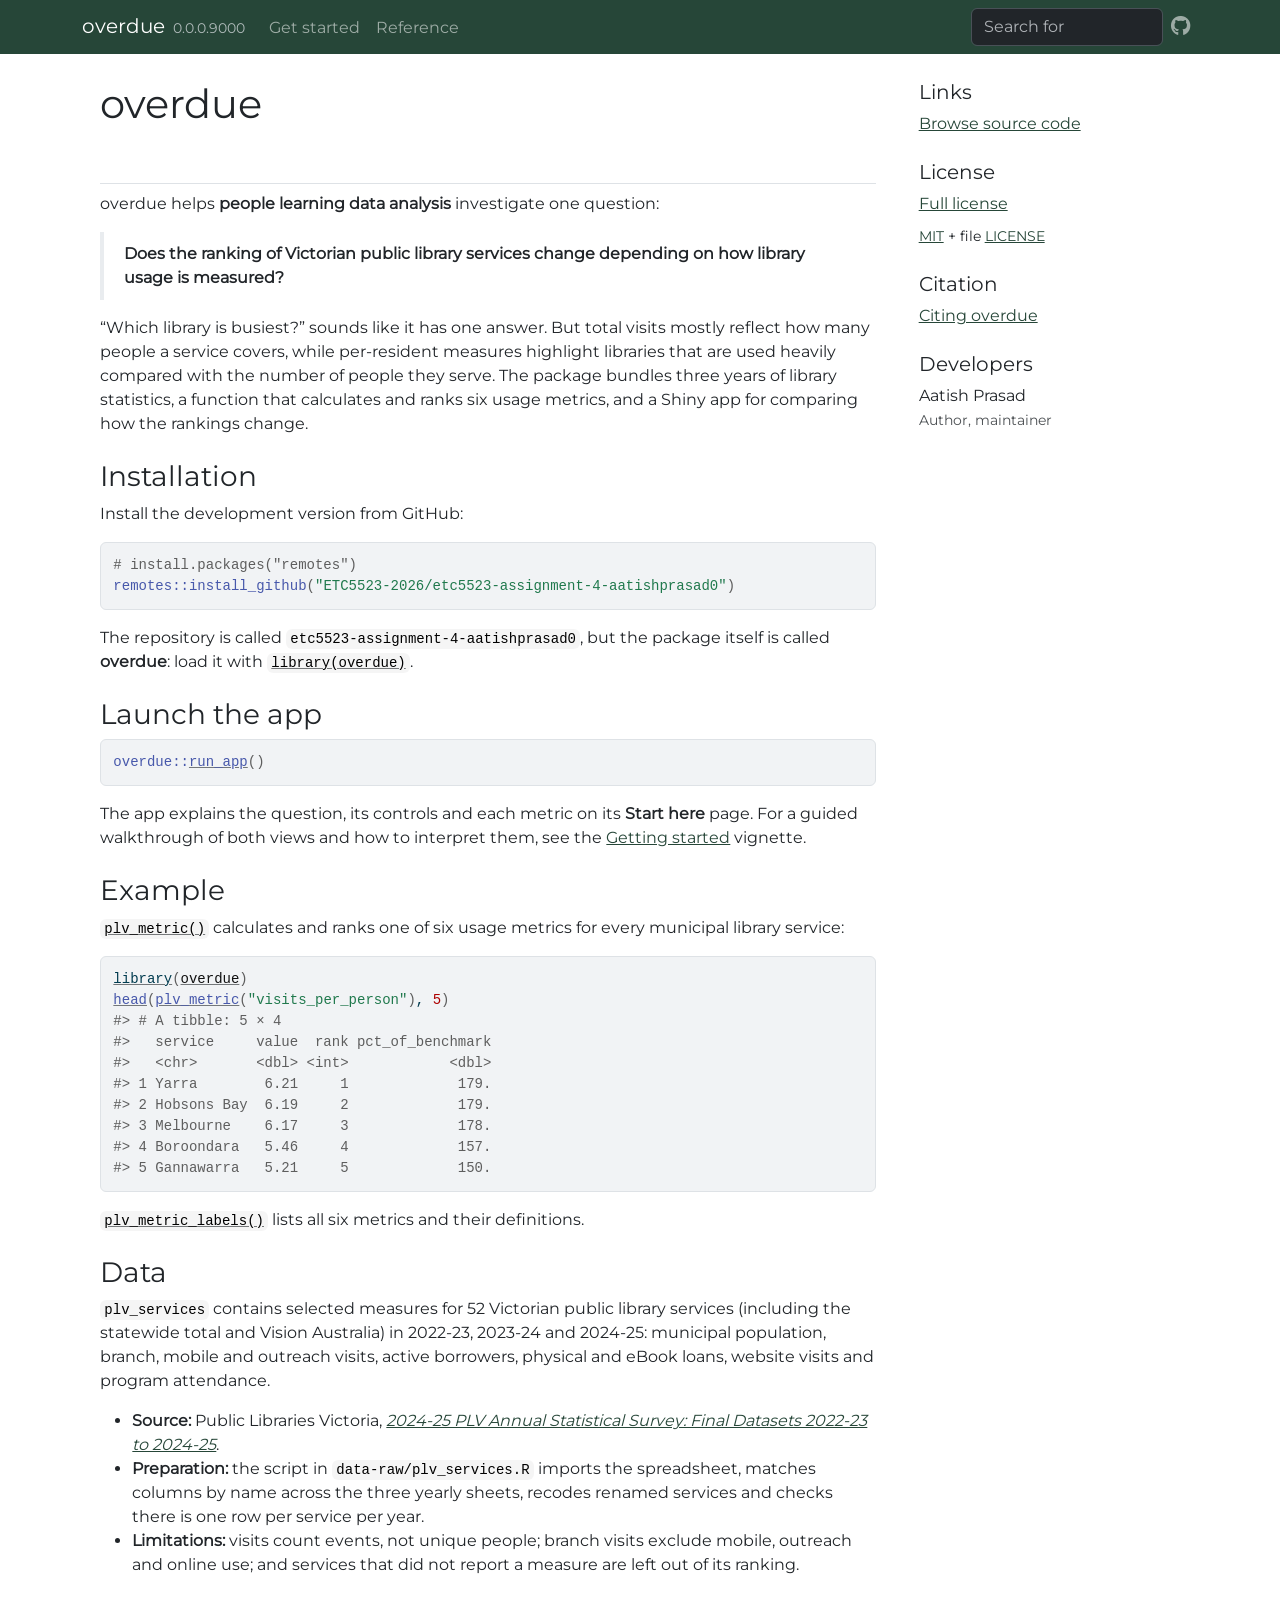
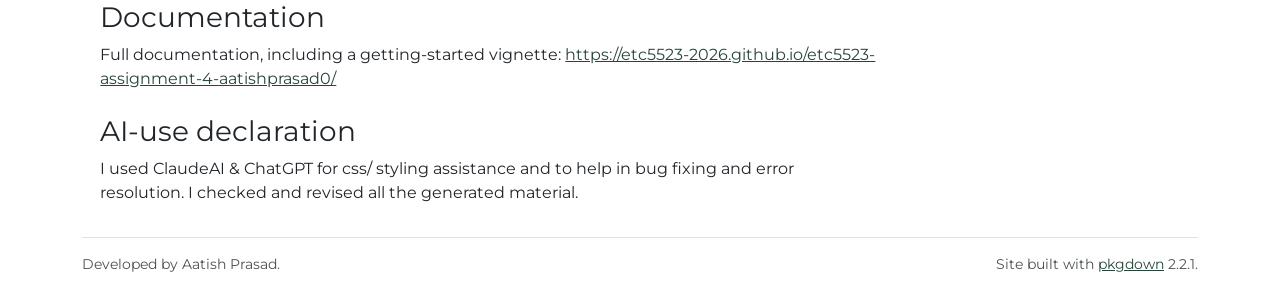
<file: index.html>
<!DOCTYPE html>
<!-- Generated by pkgdown: do not edit by hand --><html lang="en">
<head>
<meta charset="UTF-8">
<meta http-equiv="X-UA-Compatible" content="IE=edge">
<meta name="viewport" content="width=device-width, initial-scale=1, shrink-to-fit=no">
<title>Explore Victorian Public Library Statistics • overdue</title>
<script src="deps/jquery-3.6.0/jquery-3.6.0.min.js"></script><meta name="viewport" content="width=device-width, initial-scale=1, shrink-to-fit=no">
<link href="deps/bootstrap-5.3.8/bootstrap.min.css" rel="stylesheet">
<script src="deps/bootstrap-5.3.8/bootstrap.bundle.min.js"></script><link href="deps/Montserrat-0.4.10/font.css" rel="stylesheet">
<link href="deps/font-awesome-6.5.2/css/all.min.css" rel="stylesheet">
<link href="deps/font-awesome-6.5.2/css/v4-shims.min.css" rel="stylesheet">
<script src="deps/headroom-0.11.0/headroom.min.js"></script><script src="deps/headroom-0.11.0/jQuery.headroom.min.js"></script><script src="deps/bootstrap-toc-1.0.1/bootstrap-toc.min.js"></script><script src="deps/clipboard.js-2.0.11/clipboard.min.js"></script><script src="deps/search-1.0.0/autocomplete.jquery.min.js"></script><script src="deps/search-1.0.0/fuse.min.js"></script><script src="deps/search-1.0.0/mark.min.js"></script><!-- pkgdown --><script src="pkgdown.js"></script><meta property="og:title" content="Explore Victorian Public Library Statistics">
<meta name="description" content="Data from the Public Libraries Victoria Annual Statistical Survey (2022-23 to 2024-25), summary functions and a Shiny app for comparing Victorian public library services.">
<meta property="og:description" content="Data from the Public Libraries Victoria Annual Statistical Survey (2022-23 to 2024-25), summary functions and a Shiny app for comparing Victorian public library services.">
</head>
<body>
    <a href="#main" class="visually-hidden-focusable">Skip to contents</a>


    <nav class="navbar navbar-expand-lg fixed-top bg-primary" data-bs-theme="dark" aria-label="Site navigation"><div class="container">

    <a class="navbar-brand me-2" href="index.html">overdue</a>

    <small class="nav-text text-muted me-auto" data-bs-toggle="tooltip" data-bs-placement="bottom" title="">0.0.0.9000</small>


    <button class="navbar-toggler" type="button" data-bs-toggle="collapse" data-bs-target="#navbar" aria-controls="navbar" aria-expanded="false" aria-label="Toggle navigation">
      <span class="navbar-toggler-icon"></span>
    </button>

    <div id="navbar" class="collapse navbar-collapse ms-3">
      <ul class="navbar-nav me-auto">
<li class="nav-item"><a class="nav-link" href="articles/overdue.html">Get started</a></li>
<li class="nav-item"><a class="nav-link" href="reference/index.html">Reference</a></li>
      </ul>
<ul class="navbar-nav">
<li class="nav-item"><form class="form-inline" role="search">
 <input class="form-control" type="search" name="search-input" id="search-input" autocomplete="off" aria-label="Search site" placeholder="Search for" data-search-index="search.json">
</form></li>
<li class="nav-item"><a class="external-link nav-link" href="https://github.com/ETC5523-2026/etc5523-assignment-4-aatishprasad0/" aria-label="GitHub"><span class="fa fab fa-github fa-lg"></span></a></li>
      </ul>
</div>


  </div>
</nav><div class="container template-home">
<div class="row">
  <main id="main" class="col-md-9"><div class="section level1">
<div class="page-header"><h1 id="overdue">overdue<a class="anchor" aria-label="anchor" href="#overdue"></a>
</h1></div>
<p>overdue helps <strong>people learning data analysis</strong> investigate one question:</p>
<blockquote>
<p><strong>Does the ranking of Victorian public library services change depending on how library usage is measured?</strong></p>
</blockquote>
<p>“Which library is busiest?” sounds like it has one answer. But total visits mostly reflect how many people a service covers, while per-resident measures highlight libraries that are used heavily compared with the number of people they serve. The package bundles three years of library statistics, a function that calculates and ranks six usage metrics, and a Shiny app for comparing how the rankings change.</p>
<div class="section level2">
<h2 id="installation">Installation<a class="anchor" aria-label="anchor" href="#installation"></a>
</h2>
<p>Install the development version from GitHub:</p>
<div class="sourceCode" id="cb1"><pre class="downlit sourceCode r">
<code class="sourceCode R"><span><span class="co"># install.packages("remotes")</span></span>
<span><span class="fu">remotes</span><span class="fu">::</span><span class="fu">install_github</span><span class="op">(</span><span class="st">"ETC5523-2026/etc5523-assignment-4-aatishprasad0"</span><span class="op">)</span></span></code></pre></div>
<p>The repository is called <code>etc5523-assignment-4-aatishprasad0</code>, but the package itself is called <strong>overdue</strong>: load it with <code><a href="https://etc5523-2026.github.io/etc5523-assignment-4-aatishprasad0/">library(overdue)</a></code>.</p>
</div>
<div class="section level2">
<h2 id="launch-the-app">Launch the app<a class="anchor" aria-label="anchor" href="#launch-the-app"></a>
</h2>
<div class="sourceCode" id="cb2"><pre class="downlit sourceCode r">
<code class="sourceCode R"><span><span class="fu">overdue</span><span class="fu">::</span><span class="fu"><a href="reference/run_app.html">run_app</a></span><span class="op">(</span><span class="op">)</span></span></code></pre></div>
<p>The app explains the question, its controls and each metric on its <strong>Start here</strong> page. For a guided walkthrough of both views and how to interpret them, see the <a href="https://ETC5523-2026.github.io/etc5523-assignment-4-aatishprasad0/articles/overdue.html" class="external-link">Getting started</a> vignette.</p>
</div>
<div class="section level2">
<h2 id="example">Example<a class="anchor" aria-label="anchor" href="#example"></a>
</h2>
<p><code><a href="reference/plv_metric.html">plv_metric()</a></code> calculates and ranks one of six usage metrics for every municipal library service:</p>
<div class="sourceCode" id="cb3"><pre class="downlit sourceCode r">
<code class="sourceCode R"><span><span class="kw"><a href="https://rdrr.io/r/base/library.html" class="external-link">library</a></span><span class="op">(</span><span class="va"><a href="https://etc5523-2026.github.io/etc5523-assignment-4-aatishprasad0/">overdue</a></span><span class="op">)</span></span>
<span><span class="fu"><a href="https://rdrr.io/r/utils/head.html" class="external-link">head</a></span><span class="op">(</span><span class="fu"><a href="reference/plv_metric.html">plv_metric</a></span><span class="op">(</span><span class="st">"visits_per_person"</span><span class="op">)</span>, <span class="fl">5</span><span class="op">)</span></span>
<span><span class="co">#&gt; # A tibble: 5 × 4</span></span>
<span><span class="co">#&gt;   service     value  rank pct_of_benchmark</span></span>
<span><span class="co">#&gt;   &lt;chr&gt;       &lt;dbl&gt; &lt;int&gt;            &lt;dbl&gt;</span></span>
<span><span class="co">#&gt; 1 Yarra        6.21     1             179.</span></span>
<span><span class="co">#&gt; 2 Hobsons Bay  6.19     2             179.</span></span>
<span><span class="co">#&gt; 3 Melbourne    6.17     3             178.</span></span>
<span><span class="co">#&gt; 4 Boroondara   5.46     4             157.</span></span>
<span><span class="co">#&gt; 5 Gannawarra   5.21     5             150.</span></span></code></pre></div>
<p><code><a href="reference/plv_metric_labels.html">plv_metric_labels()</a></code> lists all six metrics and their definitions.</p>
</div>
<div class="section level2">
<h2 id="data">Data<a class="anchor" aria-label="anchor" href="#data"></a>
</h2>
<p><code>plv_services</code> contains selected measures for 52 Victorian public library services (including the statewide total and Vision Australia) in 2022-23, 2023-24 and 2024-25: municipal population, branch, mobile and outreach visits, active borrowers, physical and eBook loans, website visits and program attendance.</p>
<ul>
<li>
<strong>Source:</strong> Public Libraries Victoria, <a href="https://www.plv.org.au/resources/earlier-reports-and-surveys/" class="external-link"><em>2024-25 PLV Annual Statistical Survey: Final Datasets 2022-23 to 2024-25</em></a>.</li>
<li>
<strong>Preparation:</strong> the script in <code>data-raw/plv_services.R</code> imports the spreadsheet, matches columns by name across the three yearly sheets, recodes renamed services and checks there is one row per service per year.</li>
<li>
<strong>Limitations:</strong> visits count events, not unique people; branch visits exclude mobile, outreach and online use; and services that did not report a measure are left out of its ranking.</li>
</ul>
</div>
<div class="section level2">
<h2 id="documentation">Documentation<a class="anchor" aria-label="anchor" href="#documentation"></a>
</h2>
<p>Full documentation, including a getting-started vignette: <a href="https://etc5523-2026.github.io/etc5523-assignment-4-aatishprasad0/" class="uri">https://etc5523-2026.github.io/etc5523-assignment-4-aatishprasad0/</a></p>
</div>
<div class="section level2">
<h2 id="ai-use-declaration">AI-use declaration<a class="anchor" aria-label="anchor" href="#ai-use-declaration"></a>
</h2>
<p>I used ClaudeAI &amp; ChatGPT for css/ styling assistance and to help in bug fixing and error resolution. I checked and revised all the generated material.</p>
</div>
</div>
  </main><aside class="col-md-3"><div class="links">
<h2 data-toc-skip>Links</h2>
<ul class="list-unstyled">
<li><a href="https://github.com/ETC5523-2026/etc5523-assignment-4-aatishprasad0/" class="external-link">Browse source code</a></li>
</ul>
</div>

<div class="license">
<h2 data-toc-skip>License</h2>
<ul class="list-unstyled">
<li><a href="LICENSE.html">Full license</a></li>
<li><small><a href="https://opensource.org/licenses/mit-license.php" class="external-link">MIT</a> + file <a href="LICENSE-text.html">LICENSE</a></small></li>
</ul>
</div>


<div class="citation">
<h2 data-toc-skip>Citation</h2>
<ul class="list-unstyled">
<li><a href="authors.html#citation">Citing overdue</a></li>
</ul>
</div>

<div class="developers">
<h2 data-toc-skip>Developers</h2>
<ul class="list-unstyled">
<li>Aatish Prasad <br><small class="roles"> Author, maintainer </small>   </li>
</ul>
</div>



  </aside>
</div>


    <footer><div class="pkgdown-footer-left">
  <p>Developed by Aatish Prasad.</p>
</div>

<div class="pkgdown-footer-right">
  <p>Site built with <a href="https://pkgdown.r-lib.org/" class="external-link">pkgdown</a> 2.2.1.</p>
</div>

    </footer>
</div>





  </body>
</html>
</file>
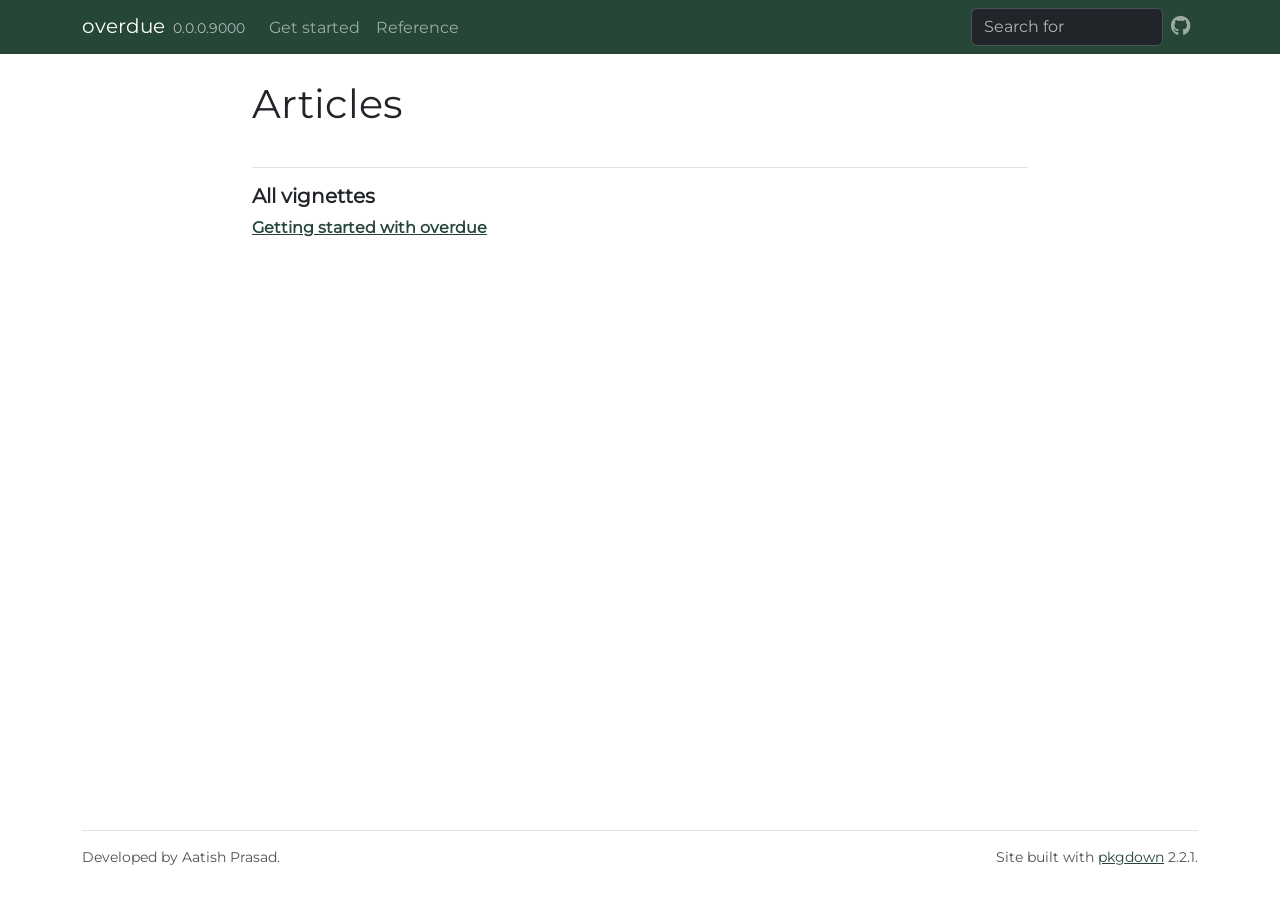
<file: articles/index.html>
<!DOCTYPE html>
<!-- Generated by pkgdown: do not edit by hand --><html lang="en"><head><meta charset="UTF-8"><meta http-equiv="X-UA-Compatible" content="IE=edge"><meta name="viewport" content="width=device-width, initial-scale=1, shrink-to-fit=no"><title>Articles • overdue</title><script src="../deps/jquery-3.6.0/jquery-3.6.0.min.js"></script><meta name="viewport" content="width=device-width, initial-scale=1, shrink-to-fit=no"><link href="../deps/bootstrap-5.3.8/bootstrap.min.css" rel="stylesheet"><script src="../deps/bootstrap-5.3.8/bootstrap.bundle.min.js"></script><link href="../deps/Montserrat-0.4.10/font.css" rel="stylesheet"><link href="../deps/font-awesome-6.5.2/css/all.min.css" rel="stylesheet"><link href="../deps/font-awesome-6.5.2/css/v4-shims.min.css" rel="stylesheet"><script src="../deps/headroom-0.11.0/headroom.min.js"></script><script src="../deps/headroom-0.11.0/jQuery.headroom.min.js"></script><script src="../deps/bootstrap-toc-1.0.1/bootstrap-toc.min.js"></script><script src="../deps/clipboard.js-2.0.11/clipboard.min.js"></script><script src="../deps/search-1.0.0/autocomplete.jquery.min.js"></script><script src="../deps/search-1.0.0/fuse.min.js"></script><script src="../deps/search-1.0.0/mark.min.js"></script><!-- pkgdown --><script src="../pkgdown.js"></script><meta property="og:title" content="Articles"></head><body>
    <a href="#main" class="visually-hidden-focusable">Skip to contents</a>


    <nav class="navbar navbar-expand-lg fixed-top bg-primary" data-bs-theme="dark" aria-label="Site navigation"><div class="container">

    <a class="navbar-brand me-2" href="../index.html">overdue</a>

    <small class="nav-text text-muted me-auto" data-bs-toggle="tooltip" data-bs-placement="bottom" title="">0.0.0.9000</small>


    <button class="navbar-toggler" type="button" data-bs-toggle="collapse" data-bs-target="#navbar" aria-controls="navbar" aria-expanded="false" aria-label="Toggle navigation">
      <span class="navbar-toggler-icon"></span>
    </button>

    <div id="navbar" class="collapse navbar-collapse ms-3">
      <ul class="navbar-nav me-auto"><li class="nav-item"><a class="nav-link" href="../articles/overdue.html">Get started</a></li>
<li class="nav-item"><a class="nav-link" href="../reference/index.html">Reference</a></li>
      </ul><ul class="navbar-nav"><li class="nav-item"><form class="form-inline" role="search">
 <input class="form-control" type="search" name="search-input" id="search-input" autocomplete="off" aria-label="Search site" placeholder="Search for" data-search-index="../search.json"></form></li>
<li class="nav-item"><a class="external-link nav-link" href="https://github.com/ETC5523-2026/etc5523-assignment-4-aatishprasad0/" aria-label="GitHub"><span class="fa fab fa-github fa-lg"></span></a></li>
      </ul></div>


  </div>
</nav><div class="container template-article-index">
<div class="row">
  <main id="main" class="col-md-9"><div class="page-header">

      <h1>Articles</h1>
    </div>

    <div class="section ">
      <h3>All vignettes</h3>
      <div class="section-desc"></div>

      <dl><dt><a href="overdue.html">Getting started with overdue</a></dt>
        <dd>
      </dd></dl></div>
  </main></div>


    <footer><div class="pkgdown-footer-left">
  <p>Developed by Aatish Prasad.</p>
</div>

<div class="pkgdown-footer-right">
  <p>Site built with <a href="https://pkgdown.r-lib.org/" class="external-link">pkgdown</a> 2.2.1.</p>
</div>

    </footer></div>





  </body></html>
</file>
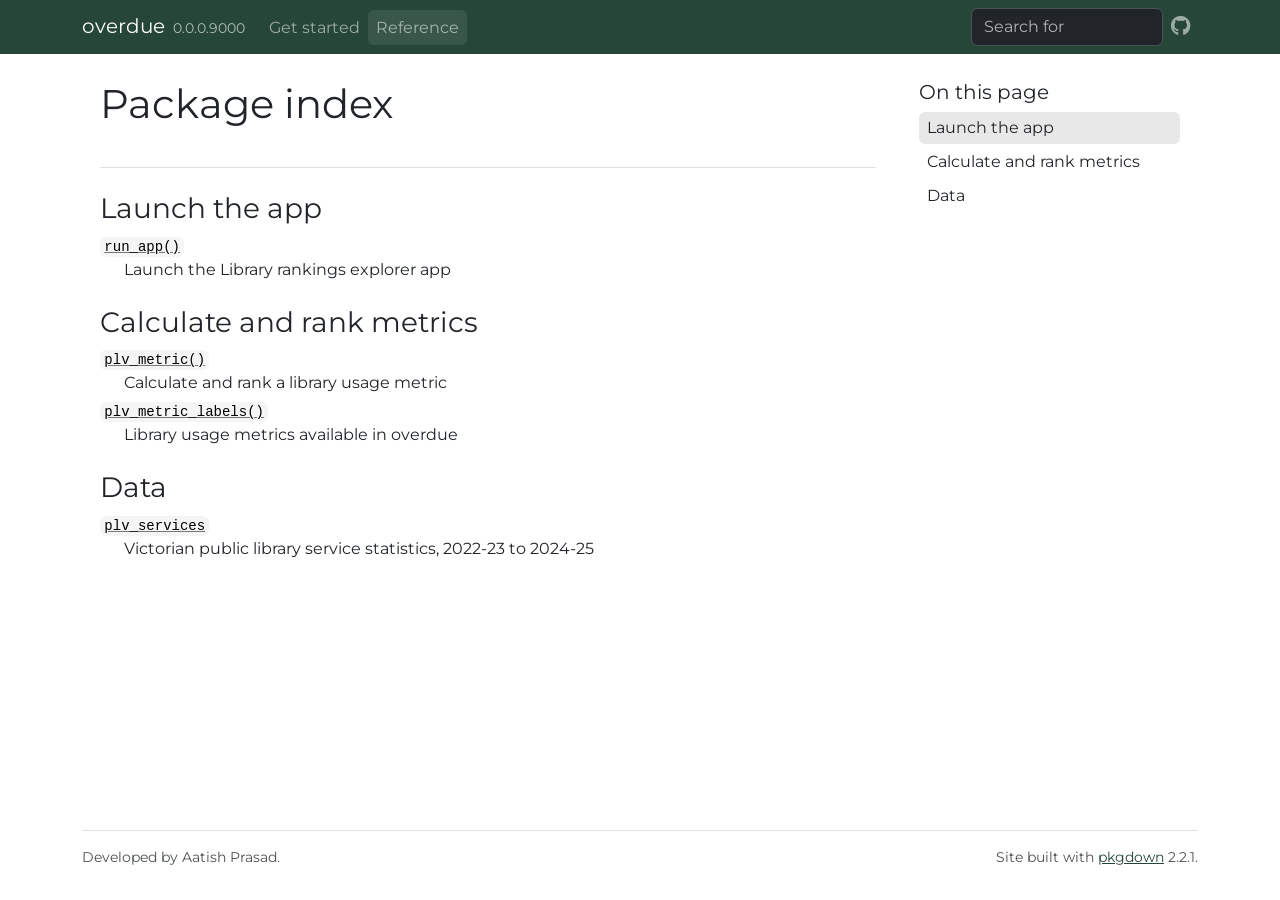
<file: reference/index.html>
<!DOCTYPE html>
<!-- Generated by pkgdown: do not edit by hand --><html lang="en"><head><meta charset="UTF-8"><meta http-equiv="X-UA-Compatible" content="IE=edge"><meta name="viewport" content="width=device-width, initial-scale=1, shrink-to-fit=no"><title>Package index • overdue</title><script src="../deps/jquery-3.6.0/jquery-3.6.0.min.js"></script><meta name="viewport" content="width=device-width, initial-scale=1, shrink-to-fit=no"><link href="../deps/bootstrap-5.3.8/bootstrap.min.css" rel="stylesheet"><script src="../deps/bootstrap-5.3.8/bootstrap.bundle.min.js"></script><link href="../deps/Montserrat-0.4.10/font.css" rel="stylesheet"><link href="../deps/font-awesome-6.5.2/css/all.min.css" rel="stylesheet"><link href="../deps/font-awesome-6.5.2/css/v4-shims.min.css" rel="stylesheet"><script src="../deps/headroom-0.11.0/headroom.min.js"></script><script src="../deps/headroom-0.11.0/jQuery.headroom.min.js"></script><script src="../deps/bootstrap-toc-1.0.1/bootstrap-toc.min.js"></script><script src="../deps/clipboard.js-2.0.11/clipboard.min.js"></script><script src="../deps/search-1.0.0/autocomplete.jquery.min.js"></script><script src="../deps/search-1.0.0/fuse.min.js"></script><script src="../deps/search-1.0.0/mark.min.js"></script><!-- pkgdown --><script src="../pkgdown.js"></script><meta property="og:title" content="Package index"></head><body>
    <a href="#main" class="visually-hidden-focusable">Skip to contents</a>


    <nav class="navbar navbar-expand-lg fixed-top bg-primary" data-bs-theme="dark" aria-label="Site navigation"><div class="container">

    <a class="navbar-brand me-2" href="../index.html">overdue</a>

    <small class="nav-text text-muted me-auto" data-bs-toggle="tooltip" data-bs-placement="bottom" title="">0.0.0.9000</small>


    <button class="navbar-toggler" type="button" data-bs-toggle="collapse" data-bs-target="#navbar" aria-controls="navbar" aria-expanded="false" aria-label="Toggle navigation">
      <span class="navbar-toggler-icon"></span>
    </button>

    <div id="navbar" class="collapse navbar-collapse ms-3">
      <ul class="navbar-nav me-auto"><li class="nav-item"><a class="nav-link" href="../articles/overdue.html">Get started</a></li>
<li class="active nav-item"><a class="nav-link" href="../reference/index.html">Reference</a></li>
      </ul><ul class="navbar-nav"><li class="nav-item"><form class="form-inline" role="search">
 <input class="form-control" type="search" name="search-input" id="search-input" autocomplete="off" aria-label="Search site" placeholder="Search for" data-search-index="../search.json"></form></li>
<li class="nav-item"><a class="external-link nav-link" href="https://github.com/ETC5523-2026/etc5523-assignment-4-aatishprasad0/" aria-label="GitHub"><span class="fa fab fa-github fa-lg"></span></a></li>
      </ul></div>


  </div>
</nav><div class="container template-reference-index">
<div class="row">
  <main id="main" class="col-md-9"><div class="page-header">

      <h1>Package index</h1>
    </div>

    <div class="section level2">
      <h2 id="launch-the-app">Launch the app<a class="anchor" aria-label="anchor" href="#launch-the-app"></a></h2>



      <dl></dl></div><div class="section level2">




      <dl><dt>

          <code><a href="run_app.html">run_app()</a></code>

        </dt>
        <dd>Launch the Library rankings explorer app</dd>
      </dl></div><div class="section level2">
      <h2 id="calculate-and-rank-metrics">Calculate and rank metrics<a class="anchor" aria-label="anchor" href="#calculate-and-rank-metrics"></a></h2>



      <dl></dl></div><div class="section level2">




      <dl><dt>

          <code><a href="plv_metric.html">plv_metric()</a></code>

        </dt>
        <dd>Calculate and rank a library usage metric</dd>

        <dt>

          <code><a href="plv_metric_labels.html">plv_metric_labels()</a></code>

        </dt>
        <dd>Library usage metrics available in overdue</dd>
      </dl></div><div class="section level2">
      <h2 id="data">Data<a class="anchor" aria-label="anchor" href="#data"></a></h2>



      <dl></dl></div><div class="section level2">




      <dl><dt>

          <code><a href="plv_services.html">plv_services</a></code>

        </dt>
        <dd>Victorian public library service statistics, 2022-23 to 2024-25</dd>
      </dl></div>
  </main><aside class="col-md-3"><nav id="toc" aria-label="Table of contents"><h2>On this page</h2>
    </nav></aside></div>


    <footer><div class="pkgdown-footer-left">
  <p>Developed by Aatish Prasad.</p>
</div>

<div class="pkgdown-footer-right">
  <p>Site built with <a href="https://pkgdown.r-lib.org/" class="external-link">pkgdown</a> 2.2.1.</p>
</div>

    </footer></div>





  </body></html>
</file>
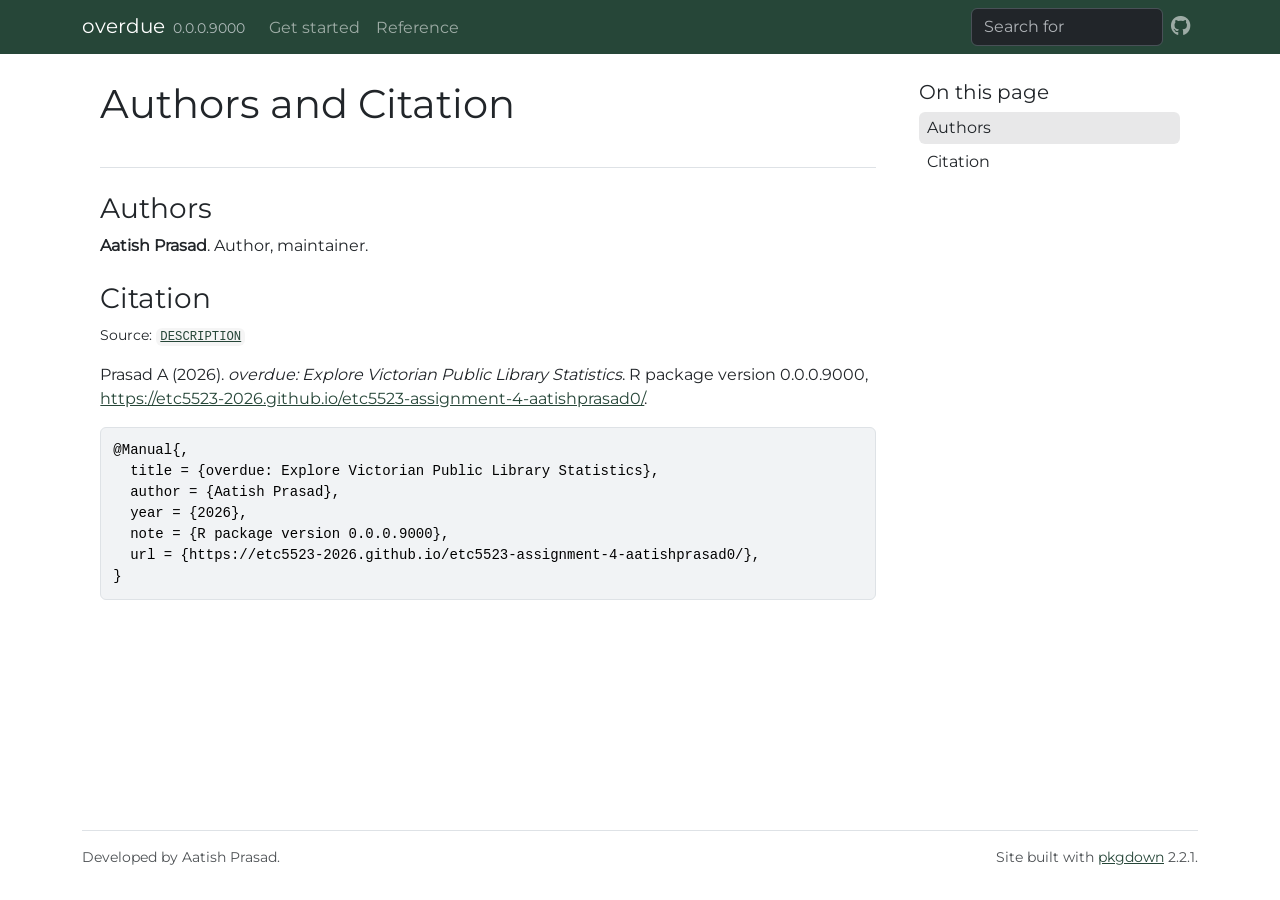
<file: authors.html>
<!DOCTYPE html>
<!-- Generated by pkgdown: do not edit by hand --><html lang="en"><head><meta charset="UTF-8"><meta http-equiv="X-UA-Compatible" content="IE=edge"><meta name="viewport" content="width=device-width, initial-scale=1, shrink-to-fit=no"><title>Authors and Citation • overdue</title><script src="deps/jquery-3.6.0/jquery-3.6.0.min.js"></script><meta name="viewport" content="width=device-width, initial-scale=1, shrink-to-fit=no"><link href="deps/bootstrap-5.3.8/bootstrap.min.css" rel="stylesheet"><script src="deps/bootstrap-5.3.8/bootstrap.bundle.min.js"></script><link href="deps/Montserrat-0.4.10/font.css" rel="stylesheet"><link href="deps/font-awesome-6.5.2/css/all.min.css" rel="stylesheet"><link href="deps/font-awesome-6.5.2/css/v4-shims.min.css" rel="stylesheet"><script src="deps/headroom-0.11.0/headroom.min.js"></script><script src="deps/headroom-0.11.0/jQuery.headroom.min.js"></script><script src="deps/bootstrap-toc-1.0.1/bootstrap-toc.min.js"></script><script src="deps/clipboard.js-2.0.11/clipboard.min.js"></script><script src="deps/search-1.0.0/autocomplete.jquery.min.js"></script><script src="deps/search-1.0.0/fuse.min.js"></script><script src="deps/search-1.0.0/mark.min.js"></script><!-- pkgdown --><script src="pkgdown.js"></script><meta property="og:title" content="Authors and Citation"></head><body>
    <a href="#main" class="visually-hidden-focusable">Skip to contents</a>


    <nav class="navbar navbar-expand-lg fixed-top bg-primary" data-bs-theme="dark" aria-label="Site navigation"><div class="container">

    <a class="navbar-brand me-2" href="index.html">overdue</a>

    <small class="nav-text text-muted me-auto" data-bs-toggle="tooltip" data-bs-placement="bottom" title="">0.0.0.9000</small>


    <button class="navbar-toggler" type="button" data-bs-toggle="collapse" data-bs-target="#navbar" aria-controls="navbar" aria-expanded="false" aria-label="Toggle navigation">
      <span class="navbar-toggler-icon"></span>
    </button>

    <div id="navbar" class="collapse navbar-collapse ms-3">
      <ul class="navbar-nav me-auto"><li class="nav-item"><a class="nav-link" href="articles/overdue.html">Get started</a></li>
<li class="nav-item"><a class="nav-link" href="reference/index.html">Reference</a></li>
      </ul><ul class="navbar-nav"><li class="nav-item"><form class="form-inline" role="search">
 <input class="form-control" type="search" name="search-input" id="search-input" autocomplete="off" aria-label="Search site" placeholder="Search for" data-search-index="search.json"></form></li>
<li class="nav-item"><a class="external-link nav-link" href="https://github.com/ETC5523-2026/etc5523-assignment-4-aatishprasad0/" aria-label="GitHub"><span class="fa fab fa-github fa-lg"></span></a></li>
      </ul></div>


  </div>
</nav><div class="container template-citation-authors">
<div class="row">
  <main id="main" class="col-md-9"><div class="page-header">

      <h1>Authors and Citation</h1>
    </div>

    <div class="section level2">
      <h2>Authors</h2>

      <ul class="list-unstyled"><li>
          <p><strong>Aatish Prasad</strong>. Author, maintainer.
          </p>
        </li>
      </ul></div>

    <div class="section level2">
      <h2 id="citation">Citation</h2>
      <p><small class="dont-index">Source: <a href="https://github.com/ETC5523-2026/etc5523-assignment-4-aatishprasad0/blob/main/DESCRIPTION" class="external-link"><code>DESCRIPTION</code></a></small></p>

      <p>Prasad A (2026).
<em>overdue: Explore Victorian Public Library Statistics</em>.
R package version 0.0.0.9000, <a href="https://etc5523-2026.github.io/etc5523-assignment-4-aatishprasad0/">https://etc5523-2026.github.io/etc5523-assignment-4-aatishprasad0/</a>.
</p>
      <pre>@Manual{,
  title = {overdue: Explore Victorian Public Library Statistics},
  author = {Aatish Prasad},
  year = {2026},
  note = {R package version 0.0.0.9000},
  url = {https://etc5523-2026.github.io/etc5523-assignment-4-aatishprasad0/},
}</pre>
    </div>

  </main><aside class="col-md-3"><nav id="toc" aria-label="Table of contents"><h2>On this page</h2>
    </nav></aside></div>


    <footer><div class="pkgdown-footer-left">
  <p>Developed by Aatish Prasad.</p>
</div>

<div class="pkgdown-footer-right">
  <p>Site built with <a href="https://pkgdown.r-lib.org/" class="external-link">pkgdown</a> 2.2.1.</p>
</div>

    </footer></div>





  </body></html>
</file>
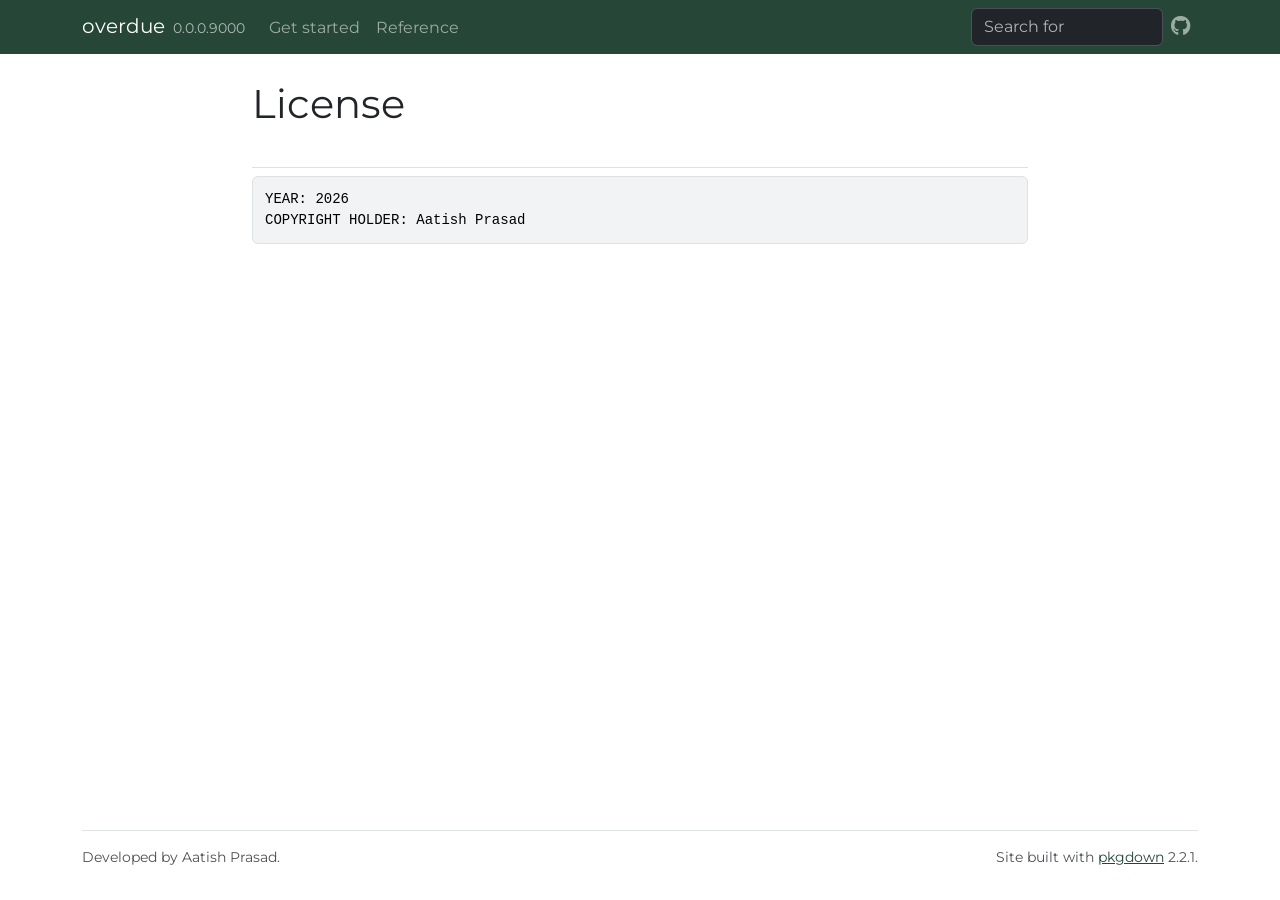
<file: LICENSE-text.html>
<!DOCTYPE html>
<!-- Generated by pkgdown: do not edit by hand --><html lang="en"><head><meta charset="UTF-8"><meta http-equiv="X-UA-Compatible" content="IE=edge"><meta name="viewport" content="width=device-width, initial-scale=1, shrink-to-fit=no"><title>License • overdue</title><script src="deps/jquery-3.6.0/jquery-3.6.0.min.js"></script><meta name="viewport" content="width=device-width, initial-scale=1, shrink-to-fit=no"><link href="deps/bootstrap-5.3.8/bootstrap.min.css" rel="stylesheet"><script src="deps/bootstrap-5.3.8/bootstrap.bundle.min.js"></script><link href="deps/Montserrat-0.4.10/font.css" rel="stylesheet"><link href="deps/font-awesome-6.5.2/css/all.min.css" rel="stylesheet"><link href="deps/font-awesome-6.5.2/css/v4-shims.min.css" rel="stylesheet"><script src="deps/headroom-0.11.0/headroom.min.js"></script><script src="deps/headroom-0.11.0/jQuery.headroom.min.js"></script><script src="deps/bootstrap-toc-1.0.1/bootstrap-toc.min.js"></script><script src="deps/clipboard.js-2.0.11/clipboard.min.js"></script><script src="deps/search-1.0.0/autocomplete.jquery.min.js"></script><script src="deps/search-1.0.0/fuse.min.js"></script><script src="deps/search-1.0.0/mark.min.js"></script><!-- pkgdown --><script src="pkgdown.js"></script><meta property="og:title" content="License"></head><body>
    <a href="#main" class="visually-hidden-focusable">Skip to contents</a>


    <nav class="navbar navbar-expand-lg fixed-top bg-primary" data-bs-theme="dark" aria-label="Site navigation"><div class="container">

    <a class="navbar-brand me-2" href="index.html">overdue</a>

    <small class="nav-text text-muted me-auto" data-bs-toggle="tooltip" data-bs-placement="bottom" title="">0.0.0.9000</small>


    <button class="navbar-toggler" type="button" data-bs-toggle="collapse" data-bs-target="#navbar" aria-controls="navbar" aria-expanded="false" aria-label="Toggle navigation">
      <span class="navbar-toggler-icon"></span>
    </button>

    <div id="navbar" class="collapse navbar-collapse ms-3">
      <ul class="navbar-nav me-auto"><li class="nav-item"><a class="nav-link" href="articles/overdue.html">Get started</a></li>
<li class="nav-item"><a class="nav-link" href="reference/index.html">Reference</a></li>
      </ul><ul class="navbar-nav"><li class="nav-item"><form class="form-inline" role="search">
 <input class="form-control" type="search" name="search-input" id="search-input" autocomplete="off" aria-label="Search site" placeholder="Search for" data-search-index="search.json"></form></li>
<li class="nav-item"><a class="external-link nav-link" href="https://github.com/ETC5523-2026/etc5523-assignment-4-aatishprasad0/" aria-label="GitHub"><span class="fa fab fa-github fa-lg"></span></a></li>
      </ul></div>


  </div>
</nav><div class="container template-title-body">
<div class="row">
  <main id="main" class="col-md-9"><div class="page-header">

      <h1>License</h1>

    </div>

<pre>YEAR: 2026
COPYRIGHT HOLDER: Aatish Prasad
</pre>

  </main></div>


    <footer><div class="pkgdown-footer-left">
  <p>Developed by Aatish Prasad.</p>
</div>

<div class="pkgdown-footer-right">
  <p>Site built with <a href="https://pkgdown.r-lib.org/" class="external-link">pkgdown</a> 2.2.1.</p>
</div>

    </footer></div>





  </body></html>
</file>
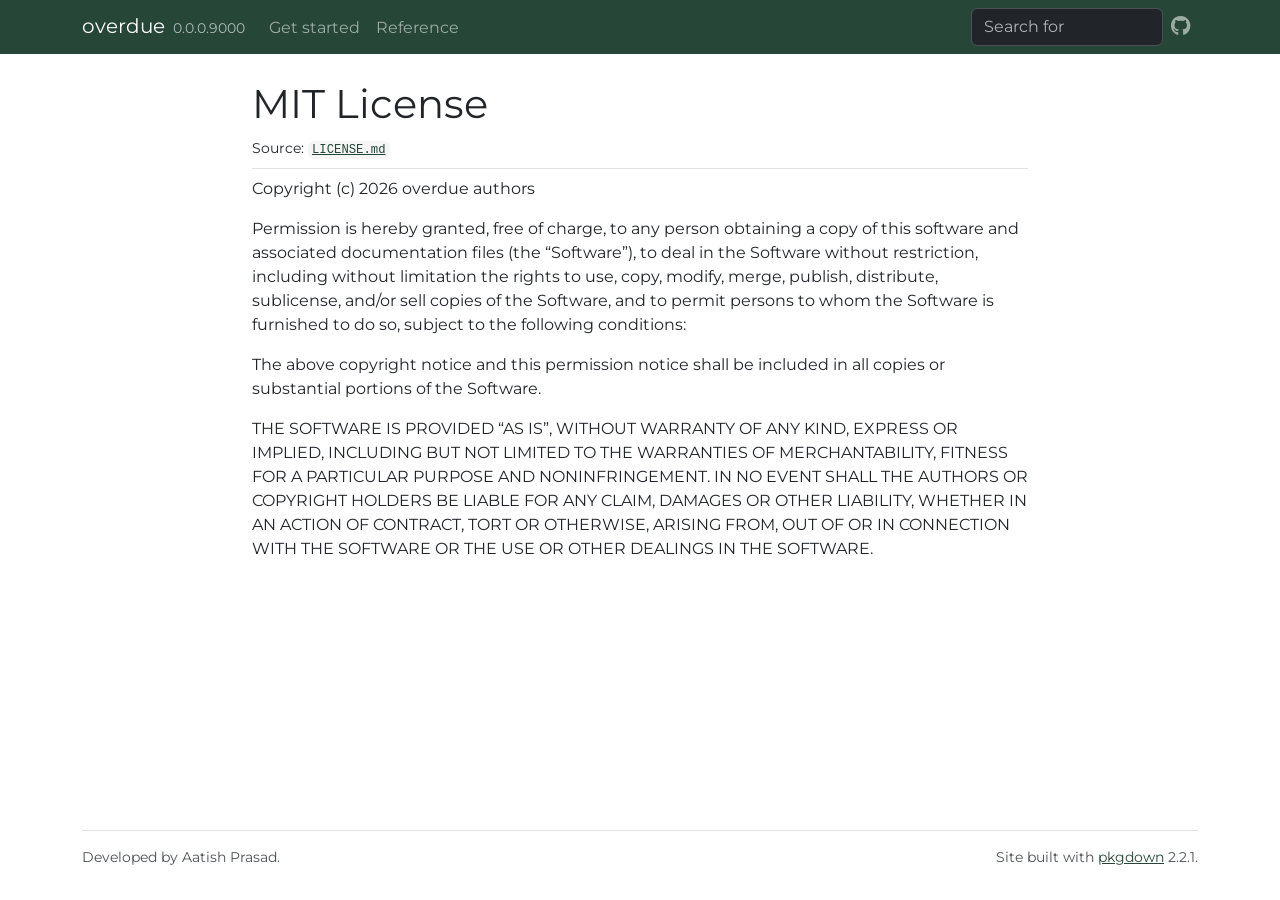
<file: LICENSE.html>
<!DOCTYPE html>
<!-- Generated by pkgdown: do not edit by hand --><html lang="en"><head><meta charset="UTF-8"><meta http-equiv="X-UA-Compatible" content="IE=edge"><meta name="viewport" content="width=device-width, initial-scale=1, shrink-to-fit=no"><title>MIT License • overdue</title><script src="deps/jquery-3.6.0/jquery-3.6.0.min.js"></script><meta name="viewport" content="width=device-width, initial-scale=1, shrink-to-fit=no"><link href="deps/bootstrap-5.3.8/bootstrap.min.css" rel="stylesheet"><script src="deps/bootstrap-5.3.8/bootstrap.bundle.min.js"></script><link href="deps/Montserrat-0.4.10/font.css" rel="stylesheet"><link href="deps/font-awesome-6.5.2/css/all.min.css" rel="stylesheet"><link href="deps/font-awesome-6.5.2/css/v4-shims.min.css" rel="stylesheet"><script src="deps/headroom-0.11.0/headroom.min.js"></script><script src="deps/headroom-0.11.0/jQuery.headroom.min.js"></script><script src="deps/bootstrap-toc-1.0.1/bootstrap-toc.min.js"></script><script src="deps/clipboard.js-2.0.11/clipboard.min.js"></script><script src="deps/search-1.0.0/autocomplete.jquery.min.js"></script><script src="deps/search-1.0.0/fuse.min.js"></script><script src="deps/search-1.0.0/mark.min.js"></script><!-- pkgdown --><script src="pkgdown.js"></script><meta property="og:title" content="MIT License"></head><body>
    <a href="#main" class="visually-hidden-focusable">Skip to contents</a>


    <nav class="navbar navbar-expand-lg fixed-top bg-primary" data-bs-theme="dark" aria-label="Site navigation"><div class="container">

    <a class="navbar-brand me-2" href="index.html">overdue</a>

    <small class="nav-text text-muted me-auto" data-bs-toggle="tooltip" data-bs-placement="bottom" title="">0.0.0.9000</small>


    <button class="navbar-toggler" type="button" data-bs-toggle="collapse" data-bs-target="#navbar" aria-controls="navbar" aria-expanded="false" aria-label="Toggle navigation">
      <span class="navbar-toggler-icon"></span>
    </button>

    <div id="navbar" class="collapse navbar-collapse ms-3">
      <ul class="navbar-nav me-auto"><li class="nav-item"><a class="nav-link" href="articles/overdue.html">Get started</a></li>
<li class="nav-item"><a class="nav-link" href="reference/index.html">Reference</a></li>
      </ul><ul class="navbar-nav"><li class="nav-item"><form class="form-inline" role="search">
 <input class="form-control" type="search" name="search-input" id="search-input" autocomplete="off" aria-label="Search site" placeholder="Search for" data-search-index="search.json"></form></li>
<li class="nav-item"><a class="external-link nav-link" href="https://github.com/ETC5523-2026/etc5523-assignment-4-aatishprasad0/" aria-label="GitHub"><span class="fa fab fa-github fa-lg"></span></a></li>
      </ul></div>


  </div>
</nav><div class="container template-title-body">
<div class="row">
  <main id="main" class="col-md-9"><div class="page-header">

      <h1>MIT License</h1>
      <small class="dont-index">Source: <a href="https://github.com/ETC5523-2026/etc5523-assignment-4-aatishprasad0/blob/main/LICENSE.md" class="external-link"><code>LICENSE.md</code></a></small>
    </div>

<div id="mit-license" class="section level1">

<p>Copyright (c) 2026 overdue authors</p>
<p>Permission is hereby granted, free of charge, to any person obtaining a copy of this software and associated documentation files (the “Software”), to deal in the Software without restriction, including without limitation the rights to use, copy, modify, merge, publish, distribute, sublicense, and/or sell copies of the Software, and to permit persons to whom the Software is furnished to do so, subject to the following conditions:</p>
<p>The above copyright notice and this permission notice shall be included in all copies or substantial portions of the Software.</p>
<p>THE SOFTWARE IS PROVIDED “AS IS”, WITHOUT WARRANTY OF ANY KIND, EXPRESS OR IMPLIED, INCLUDING BUT NOT LIMITED TO THE WARRANTIES OF MERCHANTABILITY, FITNESS FOR A PARTICULAR PURPOSE AND NONINFRINGEMENT. IN NO EVENT SHALL THE AUTHORS OR COPYRIGHT HOLDERS BE LIABLE FOR ANY CLAIM, DAMAGES OR OTHER LIABILITY, WHETHER IN AN ACTION OF CONTRACT, TORT OR OTHERWISE, ARISING FROM, OUT OF OR IN CONNECTION WITH THE SOFTWARE OR THE USE OR OTHER DEALINGS IN THE SOFTWARE.</p>
</div>

  </main></div>


    <footer><div class="pkgdown-footer-left">
  <p>Developed by Aatish Prasad.</p>
</div>

<div class="pkgdown-footer-right">
  <p>Site built with <a href="https://pkgdown.r-lib.org/" class="external-link">pkgdown</a> 2.2.1.</p>
</div>

    </footer></div>





  </body></html>
</file>
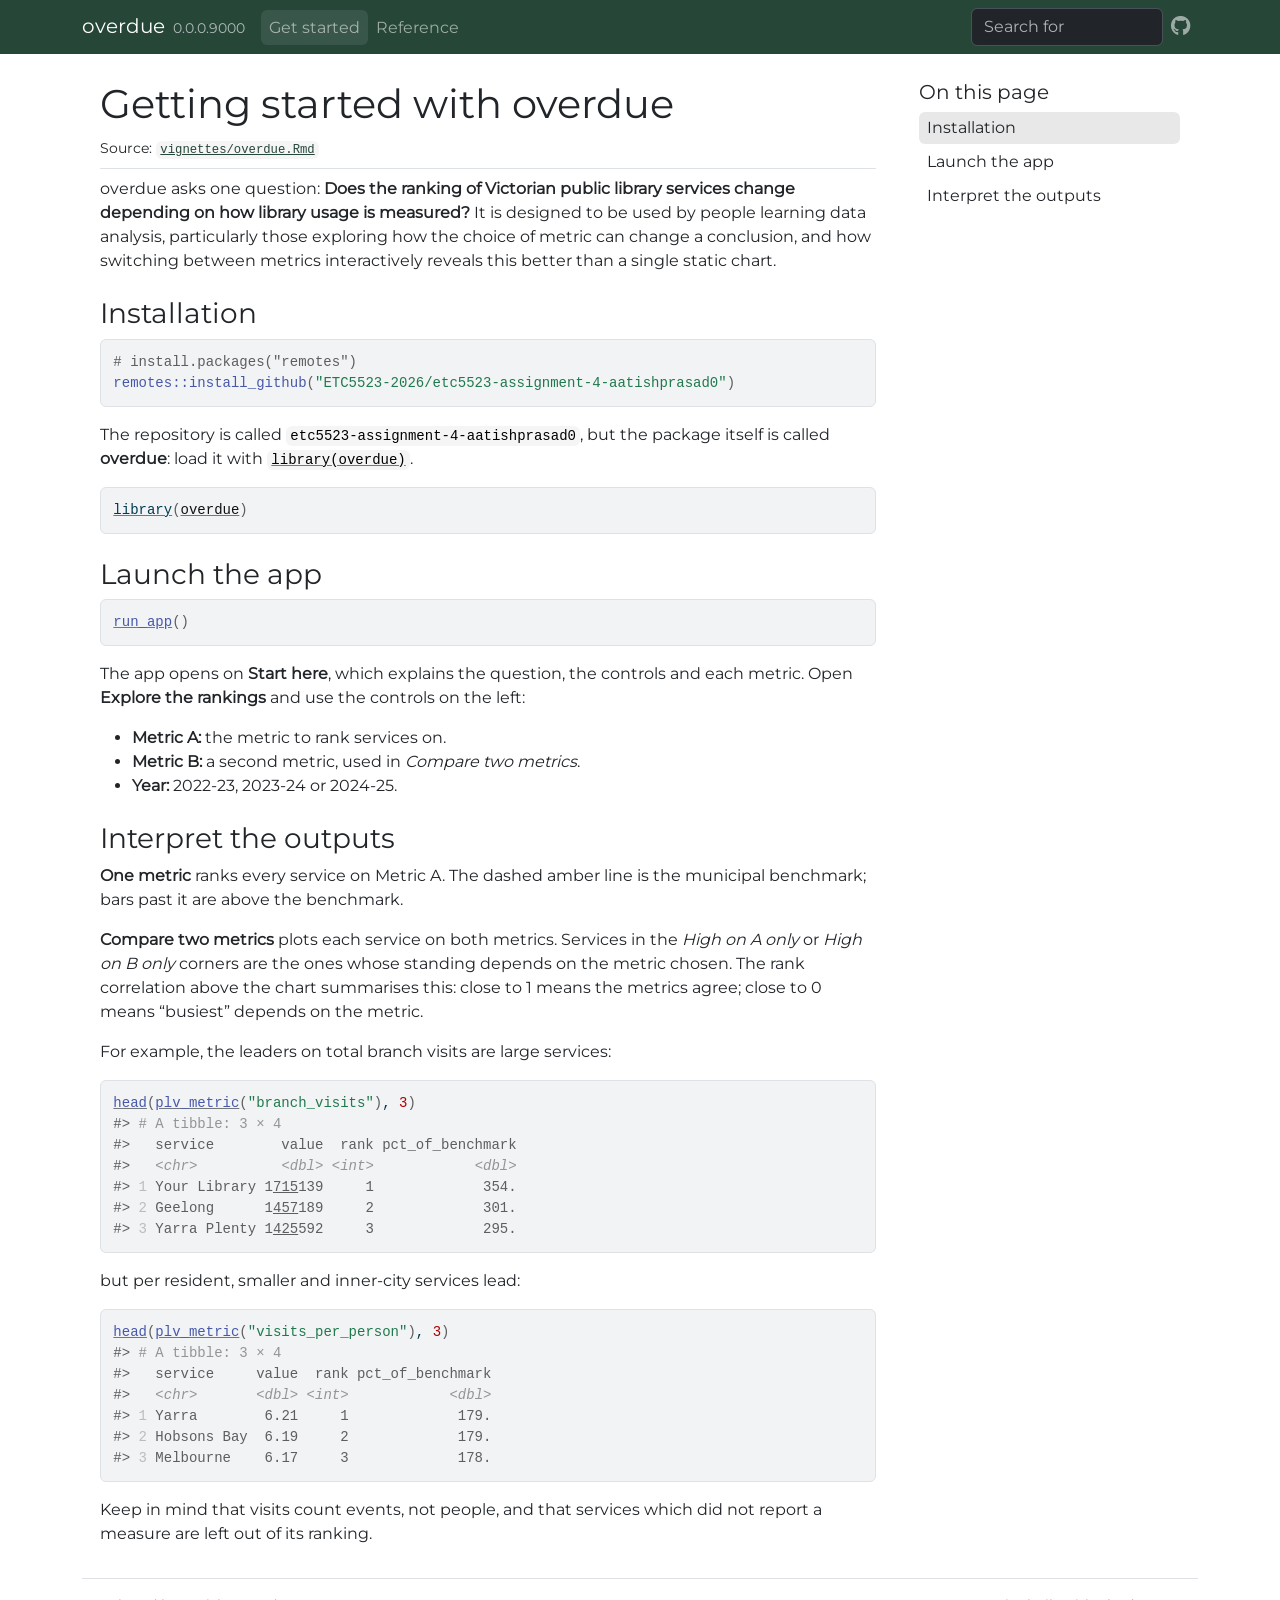
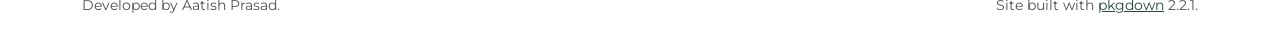
<file: articles/overdue.html>
<!DOCTYPE html>
<!-- Generated by pkgdown: do not edit by hand --><html lang="en">
<head>
<meta charset="UTF-8">
<meta http-equiv="X-UA-Compatible" content="IE=edge">
<meta name="viewport" content="width=device-width, initial-scale=1, shrink-to-fit=no">
<title>Getting started with overdue • overdue</title>
<script src="../deps/jquery-3.6.0/jquery-3.6.0.min.js"></script><meta name="viewport" content="width=device-width, initial-scale=1, shrink-to-fit=no">
<link href="../deps/bootstrap-5.3.8/bootstrap.min.css" rel="stylesheet">
<script src="../deps/bootstrap-5.3.8/bootstrap.bundle.min.js"></script><link href="../deps/Montserrat-0.4.10/font.css" rel="stylesheet">
<link href="../deps/font-awesome-6.5.2/css/all.min.css" rel="stylesheet">
<link href="../deps/font-awesome-6.5.2/css/v4-shims.min.css" rel="stylesheet">
<script src="../deps/headroom-0.11.0/headroom.min.js"></script><script src="../deps/headroom-0.11.0/jQuery.headroom.min.js"></script><script src="../deps/bootstrap-toc-1.0.1/bootstrap-toc.min.js"></script><script src="../deps/clipboard.js-2.0.11/clipboard.min.js"></script><script src="../deps/search-1.0.0/autocomplete.jquery.min.js"></script><script src="../deps/search-1.0.0/fuse.min.js"></script><script src="../deps/search-1.0.0/mark.min.js"></script><!-- pkgdown --><script src="../pkgdown.js"></script><meta property="og:title" content="Getting started with overdue">
</head>
<body>
    <a href="#main" class="visually-hidden-focusable">Skip to contents</a>


    <nav class="navbar navbar-expand-lg fixed-top bg-primary" data-bs-theme="dark" aria-label="Site navigation"><div class="container">

    <a class="navbar-brand me-2" href="../index.html">overdue</a>

    <small class="nav-text text-muted me-auto" data-bs-toggle="tooltip" data-bs-placement="bottom" title="">0.0.0.9000</small>


    <button class="navbar-toggler" type="button" data-bs-toggle="collapse" data-bs-target="#navbar" aria-controls="navbar" aria-expanded="false" aria-label="Toggle navigation">
      <span class="navbar-toggler-icon"></span>
    </button>

    <div id="navbar" class="collapse navbar-collapse ms-3">
      <ul class="navbar-nav me-auto">
<li class="active nav-item"><a class="nav-link" href="../articles/overdue.html">Get started</a></li>
<li class="nav-item"><a class="nav-link" href="../reference/index.html">Reference</a></li>
      </ul>
<ul class="navbar-nav">
<li class="nav-item"><form class="form-inline" role="search">
 <input class="form-control" type="search" name="search-input" id="search-input" autocomplete="off" aria-label="Search site" placeholder="Search for" data-search-index="../search.json">
</form></li>
<li class="nav-item"><a class="external-link nav-link" href="https://github.com/ETC5523-2026/etc5523-assignment-4-aatishprasad0/" aria-label="GitHub"><span class="fa fab fa-github fa-lg"></span></a></li>
      </ul>
</div>


  </div>
</nav><div class="container template-article">




<div class="row">
  <main id="main" class="col-md-9"><div class="page-header">

      <h1>Getting started with overdue</h1>
            
      
      <small class="dont-index">Source: <a href="https://github.com/ETC5523-2026/etc5523-assignment-4-aatishprasad0/blob/main/vignettes/overdue.Rmd" class="external-link"><code>vignettes/overdue.Rmd</code></a></small>
      <div class="d-none name"><code>overdue.Rmd</code></div>
    </div>

    
    
<p>overdue asks one question: <strong>Does the ranking of Victorian
public library services change depending on how library usage is
measured?</strong> It is designed to be used by people learning data
analysis, particularly those exploring how the choice of metric can
change a conclusion, and how switching between metrics interactively
reveals this better than a single static chart.</p>
<div class="section level2">
<h2 id="installation">Installation<a class="anchor" aria-label="anchor" href="#installation"></a>
</h2>
<div class="sourceCode" id="cb1"><pre class="downlit sourceCode r">
<code class="sourceCode R"><span><span class="co"># install.packages("remotes")</span></span>
<span><span class="fu">remotes</span><span class="fu">::</span><span class="fu">install_github</span><span class="op">(</span><span class="st">"ETC5523-2026/etc5523-assignment-4-aatishprasad0"</span><span class="op">)</span></span></code></pre></div>
<p>The repository is called
<code>etc5523-assignment-4-aatishprasad0</code>, but the package itself
is called <strong>overdue</strong>: load it with
<code><a href="https://etc5523-2026.github.io/etc5523-assignment-4-aatishprasad0/">library(overdue)</a></code>.</p>
<div class="sourceCode" id="cb2"><pre class="downlit sourceCode r">
<code class="sourceCode R"><span><span class="kw"><a href="https://rdrr.io/r/base/library.html" class="external-link">library</a></span><span class="op">(</span><span class="va"><a href="https://etc5523-2026.github.io/etc5523-assignment-4-aatishprasad0/">overdue</a></span><span class="op">)</span></span></code></pre></div>
</div>
<div class="section level2">
<h2 id="launch-the-app">Launch the app<a class="anchor" aria-label="anchor" href="#launch-the-app"></a>
</h2>
<div class="sourceCode" id="cb3"><pre class="downlit sourceCode r">
<code class="sourceCode R"><span><span class="fu"><a href="../reference/run_app.html">run_app</a></span><span class="op">(</span><span class="op">)</span></span></code></pre></div>
<p>The app opens on <strong>Start here</strong>, which explains the
question, the controls and each metric. Open <strong>Explore the
rankings</strong> and use the controls on the left:</p>
<ul>
<li>
<strong>Metric A:</strong> the metric to rank services on.</li>
<li>
<strong>Metric B:</strong> a second metric, used in <em>Compare two
metrics</em>.</li>
<li>
<strong>Year:</strong> 2022-23, 2023-24 or 2024-25.</li>
</ul>
</div>
<div class="section level2">
<h2 id="interpret-the-outputs">Interpret the outputs<a class="anchor" aria-label="anchor" href="#interpret-the-outputs"></a>
</h2>
<p><strong>One metric</strong> ranks every service on Metric A. The
dashed amber line is the municipal benchmark; bars past it are above the
benchmark.</p>
<p><strong>Compare two metrics</strong> plots each service on both
metrics. Services in the <em>High on A only</em> or <em>High on B
only</em> corners are the ones whose standing depends on the metric
chosen. The rank correlation above the chart summarises this: close to 1
means the metrics agree; close to 0 means “busiest” depends on the
metric.</p>
<p>For example, the leaders on total branch visits are large
services:</p>
<div class="sourceCode" id="cb4"><pre class="downlit sourceCode r">
<code class="sourceCode R"><span><span class="fu"><a href="https://rdrr.io/r/utils/head.html" class="external-link">head</a></span><span class="op">(</span><span class="fu"><a href="../reference/plv_metric.html">plv_metric</a></span><span class="op">(</span><span class="st">"branch_visits"</span><span class="op">)</span>, <span class="fl">3</span><span class="op">)</span></span>
<span><span class="co">#&gt; <span style="color: #949494;"># A tibble: 3 × 4</span></span></span>
<span><span class="co">#&gt;   service        value  rank pct_of_benchmark</span></span>
<span><span class="co">#&gt;   <span style="color: #949494; font-style: italic;">&lt;chr&gt;</span>          <span style="color: #949494; font-style: italic;">&lt;dbl&gt;</span> <span style="color: #949494; font-style: italic;">&lt;int&gt;</span>            <span style="color: #949494; font-style: italic;">&lt;dbl&gt;</span></span></span>
<span><span class="co">#&gt; <span style="color: #BCBCBC;">1</span> Your Library 1<span style="text-decoration: underline;">715</span>139     1             354.</span></span>
<span><span class="co">#&gt; <span style="color: #BCBCBC;">2</span> Geelong      1<span style="text-decoration: underline;">457</span>189     2             301.</span></span>
<span><span class="co">#&gt; <span style="color: #BCBCBC;">3</span> Yarra Plenty 1<span style="text-decoration: underline;">425</span>592     3             295.</span></span></code></pre></div>
<p>but per resident, smaller and inner-city services lead:</p>
<div class="sourceCode" id="cb5"><pre class="downlit sourceCode r">
<code class="sourceCode R"><span><span class="fu"><a href="https://rdrr.io/r/utils/head.html" class="external-link">head</a></span><span class="op">(</span><span class="fu"><a href="../reference/plv_metric.html">plv_metric</a></span><span class="op">(</span><span class="st">"visits_per_person"</span><span class="op">)</span>, <span class="fl">3</span><span class="op">)</span></span>
<span><span class="co">#&gt; <span style="color: #949494;"># A tibble: 3 × 4</span></span></span>
<span><span class="co">#&gt;   service     value  rank pct_of_benchmark</span></span>
<span><span class="co">#&gt;   <span style="color: #949494; font-style: italic;">&lt;chr&gt;</span>       <span style="color: #949494; font-style: italic;">&lt;dbl&gt;</span> <span style="color: #949494; font-style: italic;">&lt;int&gt;</span>            <span style="color: #949494; font-style: italic;">&lt;dbl&gt;</span></span></span>
<span><span class="co">#&gt; <span style="color: #BCBCBC;">1</span> Yarra        6.21     1             179.</span></span>
<span><span class="co">#&gt; <span style="color: #BCBCBC;">2</span> Hobsons Bay  6.19     2             179.</span></span>
<span><span class="co">#&gt; <span style="color: #BCBCBC;">3</span> Melbourne    6.17     3             178.</span></span></code></pre></div>
<p>Keep in mind that visits count events, not people, and that services
which did not report a measure are left out of its ranking.</p>
</div>
  </main><aside class="col-md-3"><nav id="toc" aria-label="Table of contents"><h2>On this page</h2>
    </nav></aside>
</div>



    <footer><div class="pkgdown-footer-left">
  <p>Developed by Aatish Prasad.</p>
</div>

<div class="pkgdown-footer-right">
  <p>Site built with <a href="https://pkgdown.r-lib.org/" class="external-link">pkgdown</a> 2.2.1.</p>
</div>

    </footer>
</div>





  </body>
</html>
</file>
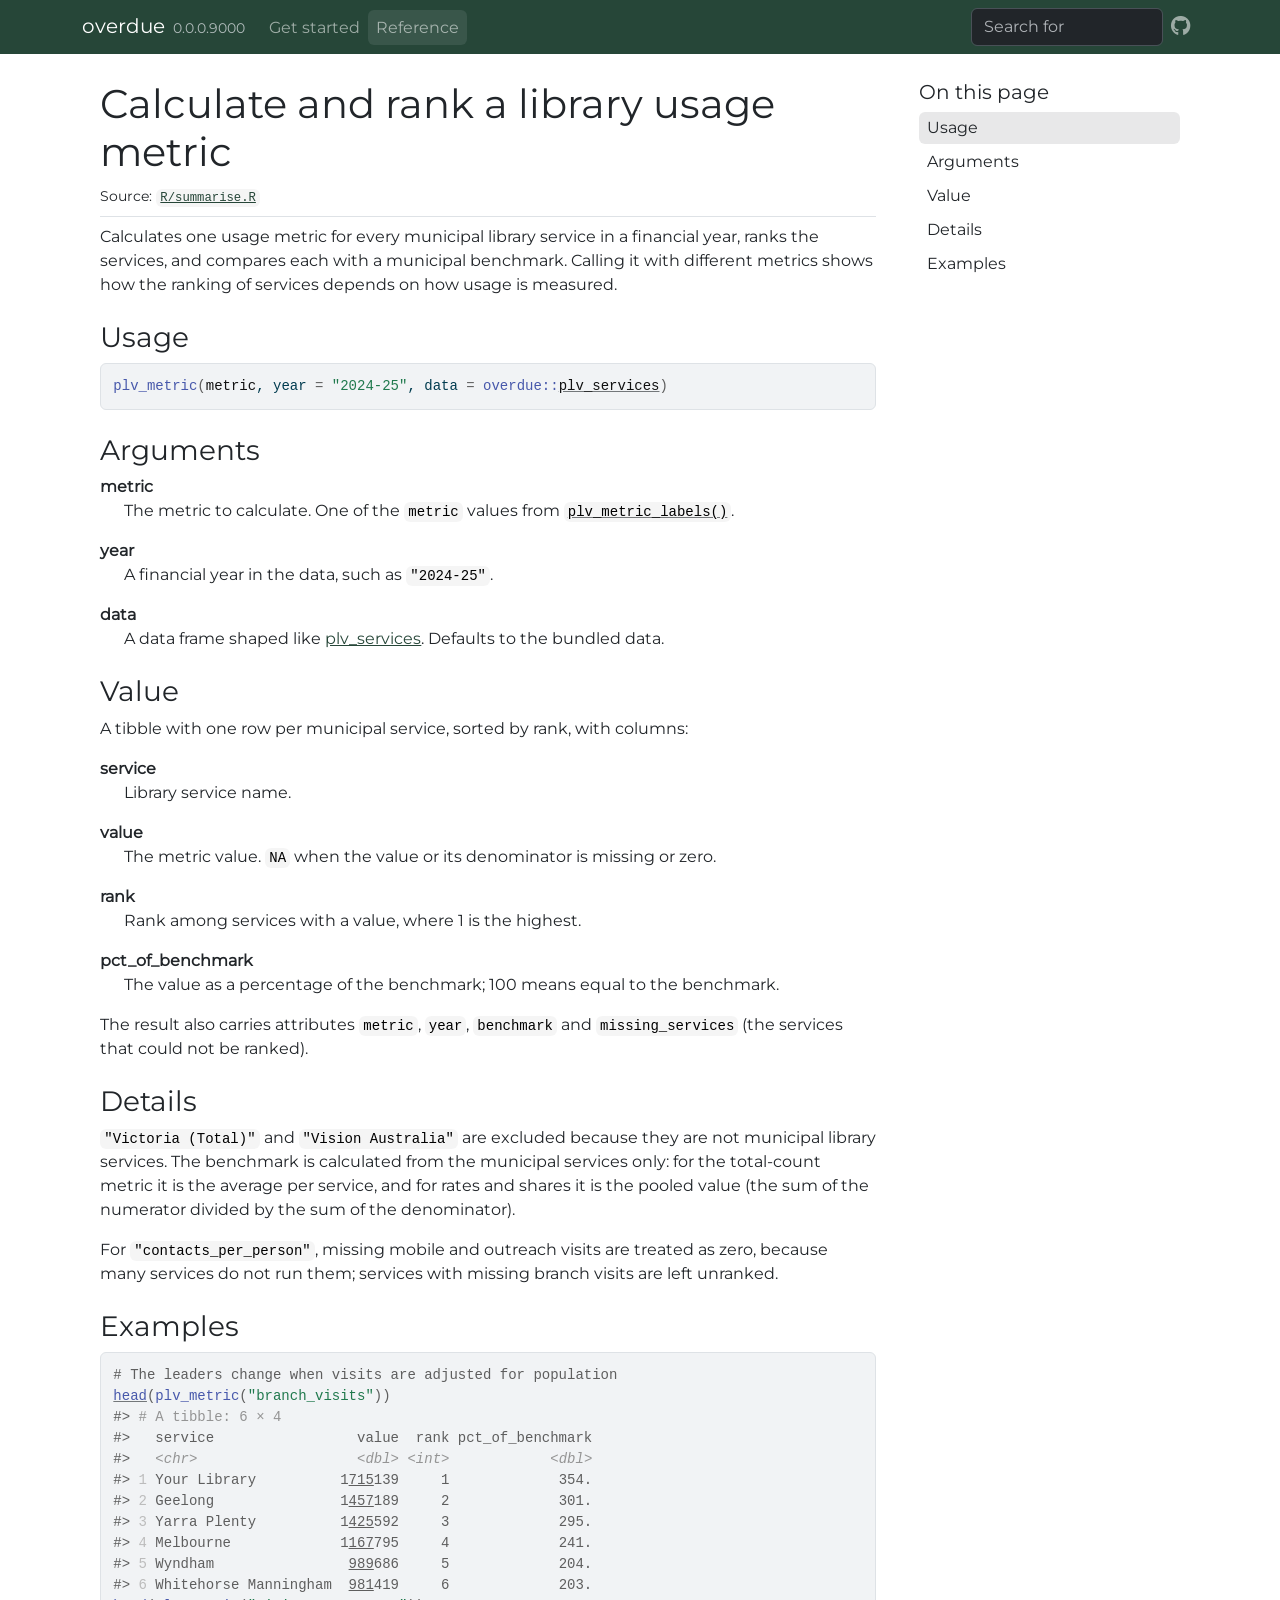
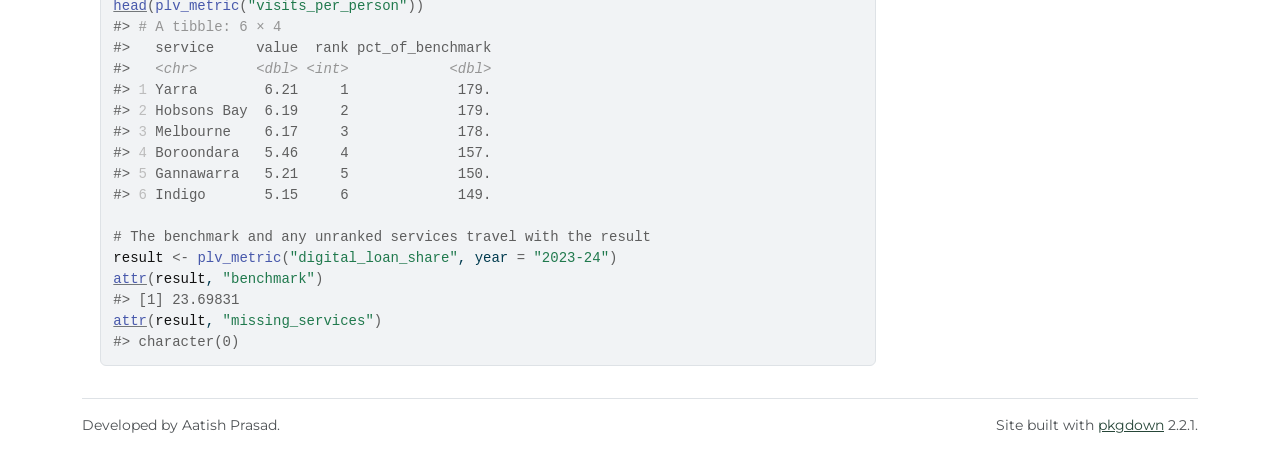
<file: reference/plv_metric.html>
<!DOCTYPE html>
<!-- Generated by pkgdown: do not edit by hand --><html lang="en"><head><meta charset="UTF-8"><meta http-equiv="X-UA-Compatible" content="IE=edge"><meta name="viewport" content="width=device-width, initial-scale=1, shrink-to-fit=no"><title>Calculate and rank a library usage metric — plv_metric • overdue</title><script src="../deps/jquery-3.6.0/jquery-3.6.0.min.js"></script><meta name="viewport" content="width=device-width, initial-scale=1, shrink-to-fit=no"><link href="../deps/bootstrap-5.3.8/bootstrap.min.css" rel="stylesheet"><script src="../deps/bootstrap-5.3.8/bootstrap.bundle.min.js"></script><link href="../deps/Montserrat-0.4.10/font.css" rel="stylesheet"><link href="../deps/font-awesome-6.5.2/css/all.min.css" rel="stylesheet"><link href="../deps/font-awesome-6.5.2/css/v4-shims.min.css" rel="stylesheet"><script src="../deps/headroom-0.11.0/headroom.min.js"></script><script src="../deps/headroom-0.11.0/jQuery.headroom.min.js"></script><script src="../deps/bootstrap-toc-1.0.1/bootstrap-toc.min.js"></script><script src="../deps/clipboard.js-2.0.11/clipboard.min.js"></script><script src="../deps/search-1.0.0/autocomplete.jquery.min.js"></script><script src="../deps/search-1.0.0/fuse.min.js"></script><script src="../deps/search-1.0.0/mark.min.js"></script><!-- pkgdown --><script src="../pkgdown.js"></script><meta property="og:title" content="Calculate and rank a library usage metric — plv_metric"><meta name="description" content="Calculates one usage metric for every municipal library service in a
financial year, ranks the services, and compares each with a municipal
benchmark. Calling it with different metrics shows how the ranking of
services depends on how usage is measured."><meta property="og:description" content="Calculates one usage metric for every municipal library service in a
financial year, ranks the services, and compares each with a municipal
benchmark. Calling it with different metrics shows how the ranking of
services depends on how usage is measured."></head><body>
    <a href="#main" class="visually-hidden-focusable">Skip to contents</a>


    <nav class="navbar navbar-expand-lg fixed-top bg-primary" data-bs-theme="dark" aria-label="Site navigation"><div class="container">

    <a class="navbar-brand me-2" href="../index.html">overdue</a>

    <small class="nav-text text-muted me-auto" data-bs-toggle="tooltip" data-bs-placement="bottom" title="">0.0.0.9000</small>


    <button class="navbar-toggler" type="button" data-bs-toggle="collapse" data-bs-target="#navbar" aria-controls="navbar" aria-expanded="false" aria-label="Toggle navigation">
      <span class="navbar-toggler-icon"></span>
    </button>

    <div id="navbar" class="collapse navbar-collapse ms-3">
      <ul class="navbar-nav me-auto"><li class="nav-item"><a class="nav-link" href="../articles/overdue.html">Get started</a></li>
<li class="active nav-item"><a class="nav-link" href="../reference/index.html">Reference</a></li>
      </ul><ul class="navbar-nav"><li class="nav-item"><form class="form-inline" role="search">
 <input class="form-control" type="search" name="search-input" id="search-input" autocomplete="off" aria-label="Search site" placeholder="Search for" data-search-index="../search.json"></form></li>
<li class="nav-item"><a class="external-link nav-link" href="https://github.com/ETC5523-2026/etc5523-assignment-4-aatishprasad0/" aria-label="GitHub"><span class="fa fab fa-github fa-lg"></span></a></li>
      </ul></div>


  </div>
</nav><div class="container template-reference-topic">
<div class="row">
  <main id="main" class="col-md-9"><div class="page-header">

      <h1>Calculate and rank a library usage metric</h1>
      <small class="dont-index">Source: <a href="https://github.com/ETC5523-2026/etc5523-assignment-4-aatishprasad0/blob/main/R/summarise.R" class="external-link"><code>R/summarise.R</code></a></small>
      <div class="d-none name"><code>plv_metric.Rd</code></div>
    </div>

    <div class="ref-description section level2">
    <p>Calculates one usage metric for every municipal library service in a
financial year, ranks the services, and compares each with a municipal
benchmark. Calling it with different metrics shows how the ranking of
services depends on how usage is measured.</p>
    </div>

    <div class="section level2">
    <h2 id="ref-usage">Usage<a class="anchor" aria-label="anchor" href="#ref-usage"></a></h2>
    <div class="sourceCode"><pre class="sourceCode r"><code><span><span class="fu">plv_metric</span><span class="op">(</span><span class="va">metric</span>, year <span class="op">=</span> <span class="st">"2024-25"</span>, data <span class="op">=</span> <span class="fu">overdue</span><span class="fu">::</span><span class="va"><a href="plv_services.html">plv_services</a></span><span class="op">)</span></span></code></pre></div>
    </div>

    <div class="section level2">
    <h2 id="arguments">Arguments<a class="anchor" aria-label="anchor" href="#arguments"></a></h2>


<dl><dt id="arg-metric">metric<a class="anchor" aria-label="anchor" href="#arg-metric"></a></dt>
<dd><p>The metric to calculate. One of the <code>metric</code> values from
<code><a href="plv_metric_labels.html">plv_metric_labels()</a></code>.</p></dd>


<dt id="arg-year">year<a class="anchor" aria-label="anchor" href="#arg-year"></a></dt>
<dd><p>A financial year in the data, such as <code>"2024-25"</code>.</p></dd>


<dt id="arg-data">data<a class="anchor" aria-label="anchor" href="#arg-data"></a></dt>
<dd><p>A data frame shaped like <a href="plv_services.html">plv_services</a>. Defaults to the
bundled data.</p></dd>

</dl></div>
    <div class="section level2">
    <h2 id="value">Value<a class="anchor" aria-label="anchor" href="#value"></a></h2>
    <p>A tibble with one row per municipal service, sorted by rank, with
columns:</p><dl><dt>service</dt>
<dd><p>Library service name.</p></dd>

<dt>value</dt>
<dd><p>The metric value. <code>NA</code> when the value or its denominator
is missing or zero.</p></dd>

<dt>rank</dt>
<dd><p>Rank among services with a value, where 1 is the highest.</p></dd>

<dt>pct_of_benchmark</dt>
<dd><p>The value as a percentage of the benchmark;
100 means equal to the benchmark.</p></dd>


</dl><p>The result also carries attributes <code>metric</code>, <code>year</code>, <code>benchmark</code> and
<code>missing_services</code> (the services that could not be ranked).</p>
    </div>
    <div class="section level2">
    <h2 id="details">Details<a class="anchor" aria-label="anchor" href="#details"></a></h2>
    <p><code>"Victoria (Total)"</code> and <code>"Vision Australia"</code> are excluded because they are
not municipal library services. The benchmark is calculated from the
municipal services only: for the total-count metric it is the average per
service, and for rates and shares it is the pooled value (the sum of the
numerator divided by the sum of the denominator).</p>
<p>For <code>"contacts_per_person"</code>, missing mobile and outreach visits are
treated as zero, because many services do not run them; services with
missing branch visits are left unranked.</p>
    </div>

    <div class="section level2">
    <h2 id="ref-examples">Examples<a class="anchor" aria-label="anchor" href="#ref-examples"></a></h2>
    <div class="sourceCode"><pre class="sourceCode r"><code><span class="r-in"><span><span class="co"># The leaders change when visits are adjusted for population</span></span></span>
<span class="r-in"><span><span class="fu"><a href="https://rdrr.io/r/utils/head.html" class="external-link">head</a></span><span class="op">(</span><span class="fu">plv_metric</span><span class="op">(</span><span class="st">"branch_visits"</span><span class="op">)</span><span class="op">)</span></span></span>
<span class="r-out co"><span class="r-pr">#&gt;</span> <span style="color: #949494;"># A tibble: 6 × 4</span></span>
<span class="r-out co"><span class="r-pr">#&gt;</span>   service                 value  rank pct_of_benchmark</span>
<span class="r-out co"><span class="r-pr">#&gt;</span>   <span style="color: #949494; font-style: italic;">&lt;chr&gt;</span>                   <span style="color: #949494; font-style: italic;">&lt;dbl&gt;</span> <span style="color: #949494; font-style: italic;">&lt;int&gt;</span>            <span style="color: #949494; font-style: italic;">&lt;dbl&gt;</span></span>
<span class="r-out co"><span class="r-pr">#&gt;</span> <span style="color: #BCBCBC;">1</span> Your Library          1<span style="text-decoration: underline;">715</span>139     1             354.</span>
<span class="r-out co"><span class="r-pr">#&gt;</span> <span style="color: #BCBCBC;">2</span> Geelong               1<span style="text-decoration: underline;">457</span>189     2             301.</span>
<span class="r-out co"><span class="r-pr">#&gt;</span> <span style="color: #BCBCBC;">3</span> Yarra Plenty          1<span style="text-decoration: underline;">425</span>592     3             295.</span>
<span class="r-out co"><span class="r-pr">#&gt;</span> <span style="color: #BCBCBC;">4</span> Melbourne             1<span style="text-decoration: underline;">167</span>795     4             241.</span>
<span class="r-out co"><span class="r-pr">#&gt;</span> <span style="color: #BCBCBC;">5</span> Wyndham                <span style="text-decoration: underline;">989</span>686     5             204.</span>
<span class="r-out co"><span class="r-pr">#&gt;</span> <span style="color: #BCBCBC;">6</span> Whitehorse Manningham  <span style="text-decoration: underline;">981</span>419     6             203.</span>
<span class="r-in"><span><span class="fu"><a href="https://rdrr.io/r/utils/head.html" class="external-link">head</a></span><span class="op">(</span><span class="fu">plv_metric</span><span class="op">(</span><span class="st">"visits_per_person"</span><span class="op">)</span><span class="op">)</span></span></span>
<span class="r-out co"><span class="r-pr">#&gt;</span> <span style="color: #949494;"># A tibble: 6 × 4</span></span>
<span class="r-out co"><span class="r-pr">#&gt;</span>   service     value  rank pct_of_benchmark</span>
<span class="r-out co"><span class="r-pr">#&gt;</span>   <span style="color: #949494; font-style: italic;">&lt;chr&gt;</span>       <span style="color: #949494; font-style: italic;">&lt;dbl&gt;</span> <span style="color: #949494; font-style: italic;">&lt;int&gt;</span>            <span style="color: #949494; font-style: italic;">&lt;dbl&gt;</span></span>
<span class="r-out co"><span class="r-pr">#&gt;</span> <span style="color: #BCBCBC;">1</span> Yarra        6.21     1             179.</span>
<span class="r-out co"><span class="r-pr">#&gt;</span> <span style="color: #BCBCBC;">2</span> Hobsons Bay  6.19     2             179.</span>
<span class="r-out co"><span class="r-pr">#&gt;</span> <span style="color: #BCBCBC;">3</span> Melbourne    6.17     3             178.</span>
<span class="r-out co"><span class="r-pr">#&gt;</span> <span style="color: #BCBCBC;">4</span> Boroondara   5.46     4             157.</span>
<span class="r-out co"><span class="r-pr">#&gt;</span> <span style="color: #BCBCBC;">5</span> Gannawarra   5.21     5             150.</span>
<span class="r-out co"><span class="r-pr">#&gt;</span> <span style="color: #BCBCBC;">6</span> Indigo       5.15     6             149.</span>
<span class="r-in"><span></span></span>
<span class="r-in"><span><span class="co"># The benchmark and any unranked services travel with the result</span></span></span>
<span class="r-in"><span><span class="va">result</span> <span class="op">&lt;-</span> <span class="fu">plv_metric</span><span class="op">(</span><span class="st">"digital_loan_share"</span>, year <span class="op">=</span> <span class="st">"2023-24"</span><span class="op">)</span></span></span>
<span class="r-in"><span><span class="fu"><a href="https://rdrr.io/r/base/attr.html" class="external-link">attr</a></span><span class="op">(</span><span class="va">result</span>, <span class="st">"benchmark"</span><span class="op">)</span></span></span>
<span class="r-out co"><span class="r-pr">#&gt;</span> [1] 23.69831</span>
<span class="r-in"><span><span class="fu"><a href="https://rdrr.io/r/base/attr.html" class="external-link">attr</a></span><span class="op">(</span><span class="va">result</span>, <span class="st">"missing_services"</span><span class="op">)</span></span></span>
<span class="r-out co"><span class="r-pr">#&gt;</span> character(0)</span>
</code></pre></div>
    </div>
  </main><aside class="col-md-3"><nav id="toc" aria-label="Table of contents"><h2>On this page</h2>
    </nav></aside></div>


    <footer><div class="pkgdown-footer-left">
  <p>Developed by Aatish Prasad.</p>
</div>

<div class="pkgdown-footer-right">
  <p>Site built with <a href="https://pkgdown.r-lib.org/" class="external-link">pkgdown</a> 2.2.1.</p>
</div>

    </footer></div>





  </body></html>
</file>
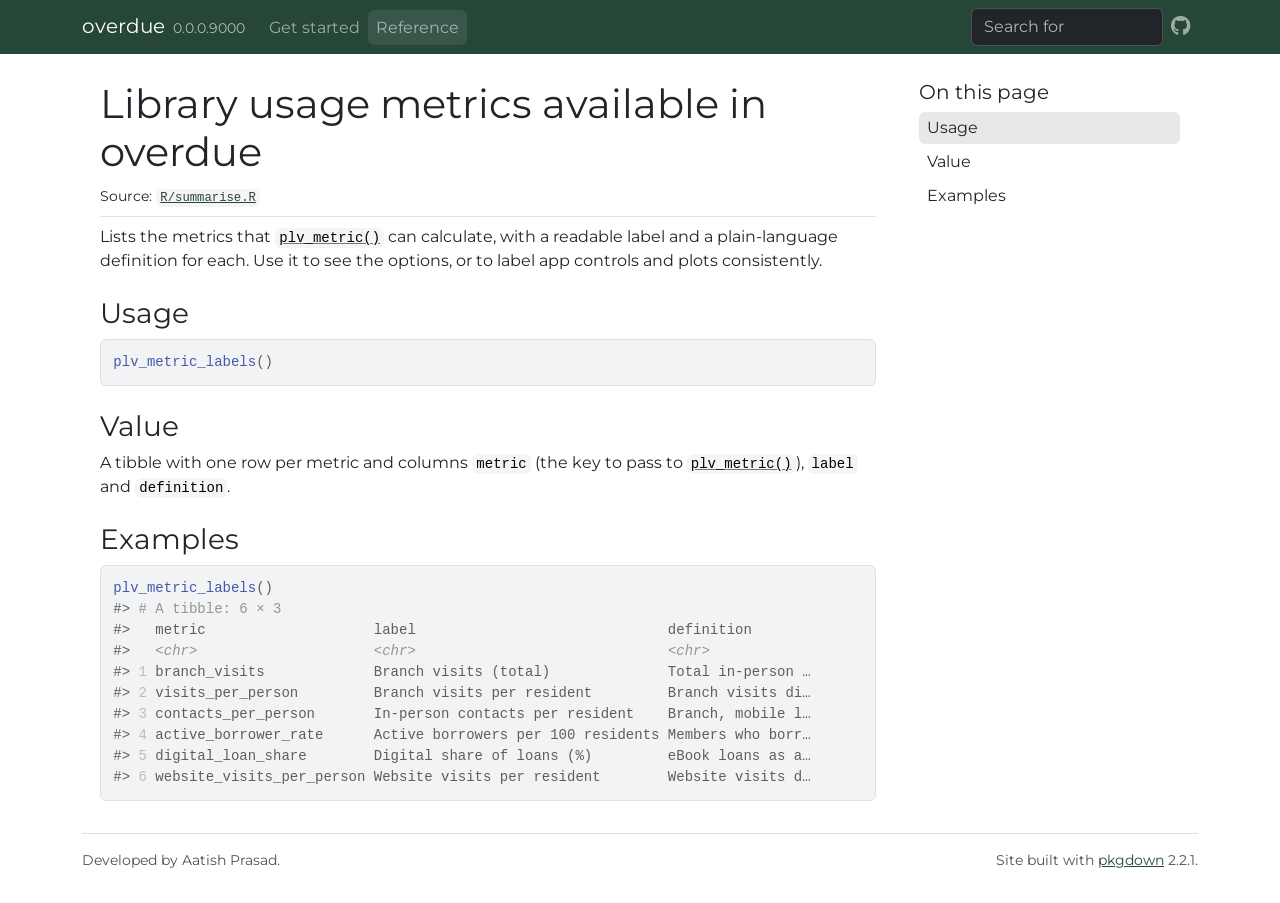
<file: reference/plv_metric_labels.html>
<!DOCTYPE html>
<!-- Generated by pkgdown: do not edit by hand --><html lang="en"><head><meta charset="UTF-8"><meta http-equiv="X-UA-Compatible" content="IE=edge"><meta name="viewport" content="width=device-width, initial-scale=1, shrink-to-fit=no"><title>Library usage metrics available in overdue — plv_metric_labels • overdue</title><script src="../deps/jquery-3.6.0/jquery-3.6.0.min.js"></script><meta name="viewport" content="width=device-width, initial-scale=1, shrink-to-fit=no"><link href="../deps/bootstrap-5.3.8/bootstrap.min.css" rel="stylesheet"><script src="../deps/bootstrap-5.3.8/bootstrap.bundle.min.js"></script><link href="../deps/Montserrat-0.4.10/font.css" rel="stylesheet"><link href="../deps/font-awesome-6.5.2/css/all.min.css" rel="stylesheet"><link href="../deps/font-awesome-6.5.2/css/v4-shims.min.css" rel="stylesheet"><script src="../deps/headroom-0.11.0/headroom.min.js"></script><script src="../deps/headroom-0.11.0/jQuery.headroom.min.js"></script><script src="../deps/bootstrap-toc-1.0.1/bootstrap-toc.min.js"></script><script src="../deps/clipboard.js-2.0.11/clipboard.min.js"></script><script src="../deps/search-1.0.0/autocomplete.jquery.min.js"></script><script src="../deps/search-1.0.0/fuse.min.js"></script><script src="../deps/search-1.0.0/mark.min.js"></script><!-- pkgdown --><script src="../pkgdown.js"></script><meta property="og:title" content="Library usage metrics available in overdue — plv_metric_labels"><meta name="description" content="Lists the metrics that plv_metric() can calculate, with a readable
label and a plain-language definition for each.
Use it to see the options, or to label app controls and plots consistently."><meta property="og:description" content="Lists the metrics that plv_metric() can calculate, with a readable
label and a plain-language definition for each.
Use it to see the options, or to label app controls and plots consistently."></head><body>
    <a href="#main" class="visually-hidden-focusable">Skip to contents</a>


    <nav class="navbar navbar-expand-lg fixed-top bg-primary" data-bs-theme="dark" aria-label="Site navigation"><div class="container">

    <a class="navbar-brand me-2" href="../index.html">overdue</a>

    <small class="nav-text text-muted me-auto" data-bs-toggle="tooltip" data-bs-placement="bottom" title="">0.0.0.9000</small>


    <button class="navbar-toggler" type="button" data-bs-toggle="collapse" data-bs-target="#navbar" aria-controls="navbar" aria-expanded="false" aria-label="Toggle navigation">
      <span class="navbar-toggler-icon"></span>
    </button>

    <div id="navbar" class="collapse navbar-collapse ms-3">
      <ul class="navbar-nav me-auto"><li class="nav-item"><a class="nav-link" href="../articles/overdue.html">Get started</a></li>
<li class="active nav-item"><a class="nav-link" href="../reference/index.html">Reference</a></li>
      </ul><ul class="navbar-nav"><li class="nav-item"><form class="form-inline" role="search">
 <input class="form-control" type="search" name="search-input" id="search-input" autocomplete="off" aria-label="Search site" placeholder="Search for" data-search-index="../search.json"></form></li>
<li class="nav-item"><a class="external-link nav-link" href="https://github.com/ETC5523-2026/etc5523-assignment-4-aatishprasad0/" aria-label="GitHub"><span class="fa fab fa-github fa-lg"></span></a></li>
      </ul></div>


  </div>
</nav><div class="container template-reference-topic">
<div class="row">
  <main id="main" class="col-md-9"><div class="page-header">

      <h1>Library usage metrics available in overdue</h1>
      <small class="dont-index">Source: <a href="https://github.com/ETC5523-2026/etc5523-assignment-4-aatishprasad0/blob/main/R/summarise.R" class="external-link"><code>R/summarise.R</code></a></small>
      <div class="d-none name"><code>plv_metric_labels.Rd</code></div>
    </div>

    <div class="ref-description section level2">
    <p>Lists the metrics that <code><a href="plv_metric.html">plv_metric()</a></code> can calculate, with a readable
label and a plain-language definition for each.
Use it to see the options, or to label app controls and plots consistently.</p>
    </div>

    <div class="section level2">
    <h2 id="ref-usage">Usage<a class="anchor" aria-label="anchor" href="#ref-usage"></a></h2>
    <div class="sourceCode"><pre class="sourceCode r"><code><span><span class="fu">plv_metric_labels</span><span class="op">(</span><span class="op">)</span></span></code></pre></div>
    </div>

    <div class="section level2">
    <h2 id="value">Value<a class="anchor" aria-label="anchor" href="#value"></a></h2>
    <p>A tibble with one row per metric and columns <code>metric</code> (the key to
pass to <code><a href="plv_metric.html">plv_metric()</a></code>), <code>label</code> and <code>definition</code>.</p>
    </div>

    <div class="section level2">
    <h2 id="ref-examples">Examples<a class="anchor" aria-label="anchor" href="#ref-examples"></a></h2>
    <div class="sourceCode"><pre class="sourceCode r"><code><span class="r-in"><span><span class="fu">plv_metric_labels</span><span class="op">(</span><span class="op">)</span></span></span>
<span class="r-out co"><span class="r-pr">#&gt;</span> <span style="color: #949494;"># A tibble: 6 × 3</span></span>
<span class="r-out co"><span class="r-pr">#&gt;</span>   metric                    label                              definition       </span>
<span class="r-out co"><span class="r-pr">#&gt;</span>   <span style="color: #949494; font-style: italic;">&lt;chr&gt;</span>                     <span style="color: #949494; font-style: italic;">&lt;chr&gt;</span>                              <span style="color: #949494; font-style: italic;">&lt;chr&gt;</span>            </span>
<span class="r-out co"><span class="r-pr">#&gt;</span> <span style="color: #BCBCBC;">1</span> branch_visits             Branch visits (total)              Total in-person …</span>
<span class="r-out co"><span class="r-pr">#&gt;</span> <span style="color: #BCBCBC;">2</span> visits_per_person         Branch visits per resident         Branch visits di…</span>
<span class="r-out co"><span class="r-pr">#&gt;</span> <span style="color: #BCBCBC;">3</span> contacts_per_person       In-person contacts per resident    Branch, mobile l…</span>
<span class="r-out co"><span class="r-pr">#&gt;</span> <span style="color: #BCBCBC;">4</span> active_borrower_rate      Active borrowers per 100 residents Members who borr…</span>
<span class="r-out co"><span class="r-pr">#&gt;</span> <span style="color: #BCBCBC;">5</span> digital_loan_share        Digital share of loans (%)         eBook loans as a…</span>
<span class="r-out co"><span class="r-pr">#&gt;</span> <span style="color: #BCBCBC;">6</span> website_visits_per_person Website visits per resident        Website visits d…</span>
</code></pre></div>
    </div>
  </main><aside class="col-md-3"><nav id="toc" aria-label="Table of contents"><h2>On this page</h2>
    </nav></aside></div>


    <footer><div class="pkgdown-footer-left">
  <p>Developed by Aatish Prasad.</p>
</div>

<div class="pkgdown-footer-right">
  <p>Site built with <a href="https://pkgdown.r-lib.org/" class="external-link">pkgdown</a> 2.2.1.</p>
</div>

    </footer></div>





  </body></html>
</file>
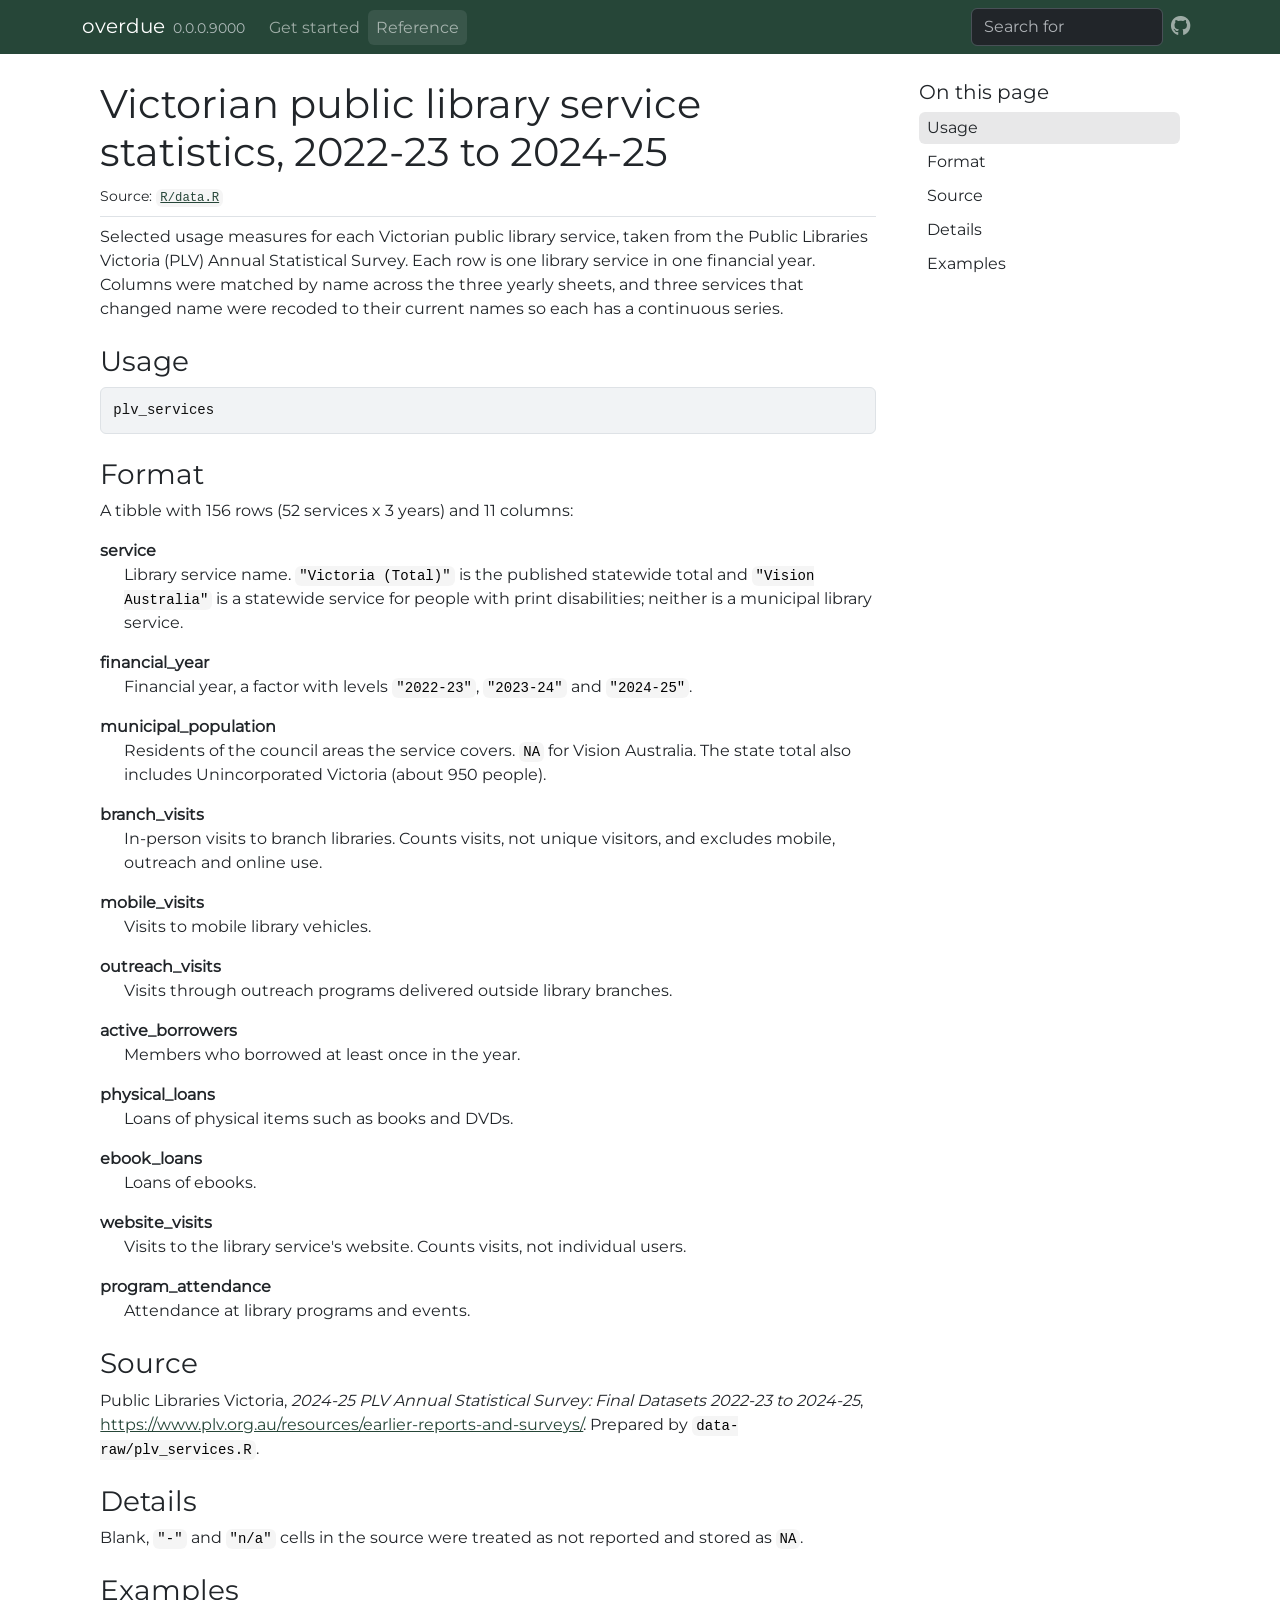
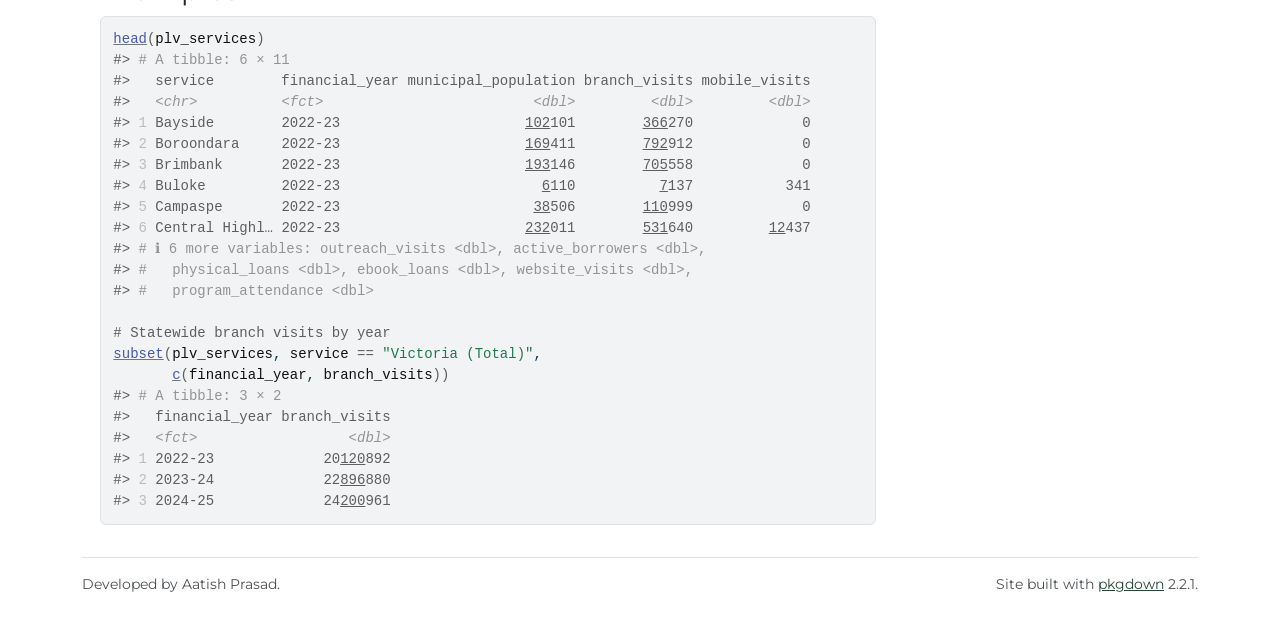
<file: reference/plv_services.html>
<!DOCTYPE html>
<!-- Generated by pkgdown: do not edit by hand --><html lang="en"><head><meta charset="UTF-8"><meta http-equiv="X-UA-Compatible" content="IE=edge"><meta name="viewport" content="width=device-width, initial-scale=1, shrink-to-fit=no"><title>Victorian public library service statistics, 2022-23 to 2024-25 — plv_services • overdue</title><script src="../deps/jquery-3.6.0/jquery-3.6.0.min.js"></script><meta name="viewport" content="width=device-width, initial-scale=1, shrink-to-fit=no"><link href="../deps/bootstrap-5.3.8/bootstrap.min.css" rel="stylesheet"><script src="../deps/bootstrap-5.3.8/bootstrap.bundle.min.js"></script><link href="../deps/Montserrat-0.4.10/font.css" rel="stylesheet"><link href="../deps/font-awesome-6.5.2/css/all.min.css" rel="stylesheet"><link href="../deps/font-awesome-6.5.2/css/v4-shims.min.css" rel="stylesheet"><script src="../deps/headroom-0.11.0/headroom.min.js"></script><script src="../deps/headroom-0.11.0/jQuery.headroom.min.js"></script><script src="../deps/bootstrap-toc-1.0.1/bootstrap-toc.min.js"></script><script src="../deps/clipboard.js-2.0.11/clipboard.min.js"></script><script src="../deps/search-1.0.0/autocomplete.jquery.min.js"></script><script src="../deps/search-1.0.0/fuse.min.js"></script><script src="../deps/search-1.0.0/mark.min.js"></script><!-- pkgdown --><script src="../pkgdown.js"></script><meta property="og:title" content="Victorian public library service statistics, 2022-23 to 2024-25 — plv_services"><meta name="description" content="Selected usage measures for each Victorian public library service, taken
from the Public Libraries Victoria (PLV) Annual Statistical Survey. Each
row is one library service in one financial year. Columns were matched by
name across the three yearly sheets, and three services that changed name
were recoded to their current names so each has a continuous series."><meta property="og:description" content="Selected usage measures for each Victorian public library service, taken
from the Public Libraries Victoria (PLV) Annual Statistical Survey. Each
row is one library service in one financial year. Columns were matched by
name across the three yearly sheets, and three services that changed name
were recoded to their current names so each has a continuous series."></head><body>
    <a href="#main" class="visually-hidden-focusable">Skip to contents</a>


    <nav class="navbar navbar-expand-lg fixed-top bg-primary" data-bs-theme="dark" aria-label="Site navigation"><div class="container">

    <a class="navbar-brand me-2" href="../index.html">overdue</a>

    <small class="nav-text text-muted me-auto" data-bs-toggle="tooltip" data-bs-placement="bottom" title="">0.0.0.9000</small>


    <button class="navbar-toggler" type="button" data-bs-toggle="collapse" data-bs-target="#navbar" aria-controls="navbar" aria-expanded="false" aria-label="Toggle navigation">
      <span class="navbar-toggler-icon"></span>
    </button>

    <div id="navbar" class="collapse navbar-collapse ms-3">
      <ul class="navbar-nav me-auto"><li class="nav-item"><a class="nav-link" href="../articles/overdue.html">Get started</a></li>
<li class="active nav-item"><a class="nav-link" href="../reference/index.html">Reference</a></li>
      </ul><ul class="navbar-nav"><li class="nav-item"><form class="form-inline" role="search">
 <input class="form-control" type="search" name="search-input" id="search-input" autocomplete="off" aria-label="Search site" placeholder="Search for" data-search-index="../search.json"></form></li>
<li class="nav-item"><a class="external-link nav-link" href="https://github.com/ETC5523-2026/etc5523-assignment-4-aatishprasad0/" aria-label="GitHub"><span class="fa fab fa-github fa-lg"></span></a></li>
      </ul></div>


  </div>
</nav><div class="container template-reference-topic">
<div class="row">
  <main id="main" class="col-md-9"><div class="page-header">

      <h1>Victorian public library service statistics, 2022-23 to 2024-25</h1>
      <small class="dont-index">Source: <a href="https://github.com/ETC5523-2026/etc5523-assignment-4-aatishprasad0/blob/main/R/data.R" class="external-link"><code>R/data.R</code></a></small>
      <div class="d-none name"><code>plv_services.Rd</code></div>
    </div>

    <div class="ref-description section level2">
    <p>Selected usage measures for each Victorian public library service, taken
from the Public Libraries Victoria (PLV) Annual Statistical Survey. Each
row is one library service in one financial year. Columns were matched by
name across the three yearly sheets, and three services that changed name
were recoded to their current names so each has a continuous series.</p>
    </div>

    <div class="section level2">
    <h2 id="ref-usage">Usage<a class="anchor" aria-label="anchor" href="#ref-usage"></a></h2>
    <div class="sourceCode"><pre class="sourceCode r"><code><span><span class="va">plv_services</span></span></code></pre></div>
    </div>

    <div class="section level2">
    <h2 id="format">Format<a class="anchor" aria-label="anchor" href="#format"></a></h2>
    <p>A tibble with 156 rows (52 services x 3 years) and 11 columns:</p><dl><dt>service</dt>
<dd><p>Library service name. <code>"Victoria (Total)"</code> is the published
statewide total and <code>"Vision Australia"</code> is a statewide service for
people with print disabilities; neither is a municipal library service.</p></dd>

<dt>financial_year</dt>
<dd><p>Financial year, a factor with levels <code>"2022-23"</code>,
<code>"2023-24"</code> and <code>"2024-25"</code>.</p></dd>

<dt>municipal_population</dt>
<dd><p>Residents of the council areas the service
covers. <code>NA</code> for Vision Australia. The state total also includes
Unincorporated Victoria (about 950 people).</p></dd>

<dt>branch_visits</dt>
<dd><p>In-person visits to branch libraries. Counts visits,
not unique visitors, and excludes mobile, outreach and online use.</p></dd>

<dt>mobile_visits</dt>
<dd><p>Visits to mobile library vehicles.</p></dd>

<dt>outreach_visits</dt>
<dd><p>Visits through outreach programs delivered
outside library branches.</p></dd>

<dt>active_borrowers</dt>
<dd><p>Members who borrowed at least once in the year.</p></dd>

<dt>physical_loans</dt>
<dd><p>Loans of physical items such as books and DVDs.</p></dd>

<dt>ebook_loans</dt>
<dd><p>Loans of ebooks.</p></dd>

<dt>website_visits</dt>
<dd><p>Visits to the library service's website. Counts
visits, not individual users.</p></dd>

<dt>program_attendance</dt>
<dd><p>Attendance at library programs and events.</p></dd>


</dl></div>
    <div class="section level2">
    <h2 id="source">Source<a class="anchor" aria-label="anchor" href="#source"></a></h2>
    <p>Public Libraries Victoria, <em>2024-25 PLV Annual Statistical Survey:
Final Datasets 2022-23 to 2024-25</em>,
<a href="https://www.plv.org.au/resources/earlier-reports-and-surveys/" class="external-link">https://www.plv.org.au/resources/earlier-reports-and-surveys/</a>.
Prepared by <code>data-raw/plv_services.R</code>.</p>
    </div>
    <div class="section level2">
    <h2 id="details">Details<a class="anchor" aria-label="anchor" href="#details"></a></h2>
    <p>Blank, <code>"-"</code> and <code>"n/a"</code> cells in the source were treated as not reported
and stored as <code>NA</code>.</p>
    </div>

    <div class="section level2">
    <h2 id="ref-examples">Examples<a class="anchor" aria-label="anchor" href="#ref-examples"></a></h2>
    <div class="sourceCode"><pre class="sourceCode r"><code><span class="r-in"><span><span class="fu"><a href="https://rdrr.io/r/utils/head.html" class="external-link">head</a></span><span class="op">(</span><span class="va">plv_services</span><span class="op">)</span></span></span>
<span class="r-out co"><span class="r-pr">#&gt;</span> <span style="color: #949494;"># A tibble: 6 × 11</span></span>
<span class="r-out co"><span class="r-pr">#&gt;</span>   service        financial_year municipal_population branch_visits mobile_visits</span>
<span class="r-out co"><span class="r-pr">#&gt;</span>   <span style="color: #949494; font-style: italic;">&lt;chr&gt;</span>          <span style="color: #949494; font-style: italic;">&lt;fct&gt;</span>                         <span style="color: #949494; font-style: italic;">&lt;dbl&gt;</span>         <span style="color: #949494; font-style: italic;">&lt;dbl&gt;</span>         <span style="color: #949494; font-style: italic;">&lt;dbl&gt;</span></span>
<span class="r-out co"><span class="r-pr">#&gt;</span> <span style="color: #BCBCBC;">1</span> Bayside        2022-23                      <span style="text-decoration: underline;">102</span>101        <span style="text-decoration: underline;">366</span>270             0</span>
<span class="r-out co"><span class="r-pr">#&gt;</span> <span style="color: #BCBCBC;">2</span> Boroondara     2022-23                      <span style="text-decoration: underline;">169</span>411        <span style="text-decoration: underline;">792</span>912             0</span>
<span class="r-out co"><span class="r-pr">#&gt;</span> <span style="color: #BCBCBC;">3</span> Brimbank       2022-23                      <span style="text-decoration: underline;">193</span>146        <span style="text-decoration: underline;">705</span>558             0</span>
<span class="r-out co"><span class="r-pr">#&gt;</span> <span style="color: #BCBCBC;">4</span> Buloke         2022-23                        <span style="text-decoration: underline;">6</span>110          <span style="text-decoration: underline;">7</span>137           341</span>
<span class="r-out co"><span class="r-pr">#&gt;</span> <span style="color: #BCBCBC;">5</span> Campaspe       2022-23                       <span style="text-decoration: underline;">38</span>506        <span style="text-decoration: underline;">110</span>999             0</span>
<span class="r-out co"><span class="r-pr">#&gt;</span> <span style="color: #BCBCBC;">6</span> Central Highl… 2022-23                      <span style="text-decoration: underline;">232</span>011        <span style="text-decoration: underline;">531</span>640         <span style="text-decoration: underline;">12</span>437</span>
<span class="r-out co"><span class="r-pr">#&gt;</span> <span style="color: #949494;"># ℹ 6 more variables: outreach_visits &lt;dbl&gt;, active_borrowers &lt;dbl&gt;,</span></span>
<span class="r-out co"><span class="r-pr">#&gt;</span> <span style="color: #949494;">#   physical_loans &lt;dbl&gt;, ebook_loans &lt;dbl&gt;, website_visits &lt;dbl&gt;,</span></span>
<span class="r-out co"><span class="r-pr">#&gt;</span> <span style="color: #949494;">#   program_attendance &lt;dbl&gt;</span></span>
<span class="r-in"><span></span></span>
<span class="r-in"><span><span class="co"># Statewide branch visits by year</span></span></span>
<span class="r-in"><span><span class="fu"><a href="https://rdrr.io/r/base/subset.html" class="external-link">subset</a></span><span class="op">(</span><span class="va">plv_services</span>, <span class="va">service</span> <span class="op">==</span> <span class="st">"Victoria (Total)"</span>,</span></span>
<span class="r-in"><span>       <span class="fu"><a href="https://rdrr.io/r/base/c.html" class="external-link">c</a></span><span class="op">(</span><span class="va">financial_year</span>, <span class="va">branch_visits</span><span class="op">)</span><span class="op">)</span></span></span>
<span class="r-out co"><span class="r-pr">#&gt;</span> <span style="color: #949494;"># A tibble: 3 × 2</span></span>
<span class="r-out co"><span class="r-pr">#&gt;</span>   financial_year branch_visits</span>
<span class="r-out co"><span class="r-pr">#&gt;</span>   <span style="color: #949494; font-style: italic;">&lt;fct&gt;</span>                  <span style="color: #949494; font-style: italic;">&lt;dbl&gt;</span></span>
<span class="r-out co"><span class="r-pr">#&gt;</span> <span style="color: #BCBCBC;">1</span> 2022-23             20<span style="text-decoration: underline;">120</span>892</span>
<span class="r-out co"><span class="r-pr">#&gt;</span> <span style="color: #BCBCBC;">2</span> 2023-24             22<span style="text-decoration: underline;">896</span>880</span>
<span class="r-out co"><span class="r-pr">#&gt;</span> <span style="color: #BCBCBC;">3</span> 2024-25             24<span style="text-decoration: underline;">200</span>961</span>
</code></pre></div>
    </div>
  </main><aside class="col-md-3"><nav id="toc" aria-label="Table of contents"><h2>On this page</h2>
    </nav></aside></div>


    <footer><div class="pkgdown-footer-left">
  <p>Developed by Aatish Prasad.</p>
</div>

<div class="pkgdown-footer-right">
  <p>Site built with <a href="https://pkgdown.r-lib.org/" class="external-link">pkgdown</a> 2.2.1.</p>
</div>

    </footer></div>





  </body></html>
</file>
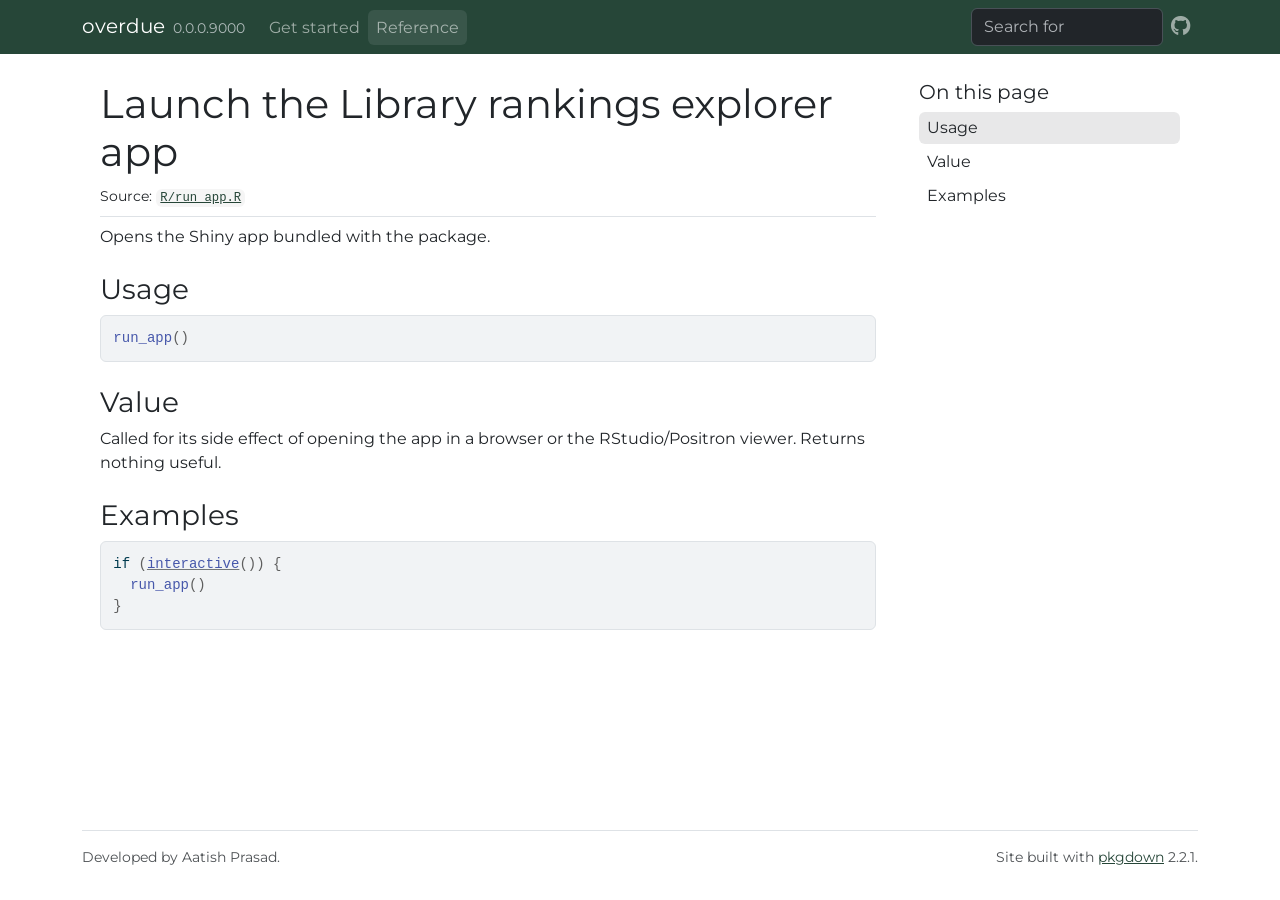
<file: reference/run_app.html>
<!DOCTYPE html>
<!-- Generated by pkgdown: do not edit by hand --><html lang="en"><head><meta charset="UTF-8"><meta http-equiv="X-UA-Compatible" content="IE=edge"><meta name="viewport" content="width=device-width, initial-scale=1, shrink-to-fit=no"><title>Launch the Library rankings explorer app — run_app • overdue</title><script src="../deps/jquery-3.6.0/jquery-3.6.0.min.js"></script><meta name="viewport" content="width=device-width, initial-scale=1, shrink-to-fit=no"><link href="../deps/bootstrap-5.3.8/bootstrap.min.css" rel="stylesheet"><script src="../deps/bootstrap-5.3.8/bootstrap.bundle.min.js"></script><link href="../deps/Montserrat-0.4.10/font.css" rel="stylesheet"><link href="../deps/font-awesome-6.5.2/css/all.min.css" rel="stylesheet"><link href="../deps/font-awesome-6.5.2/css/v4-shims.min.css" rel="stylesheet"><script src="../deps/headroom-0.11.0/headroom.min.js"></script><script src="../deps/headroom-0.11.0/jQuery.headroom.min.js"></script><script src="../deps/bootstrap-toc-1.0.1/bootstrap-toc.min.js"></script><script src="../deps/clipboard.js-2.0.11/clipboard.min.js"></script><script src="../deps/search-1.0.0/autocomplete.jquery.min.js"></script><script src="../deps/search-1.0.0/fuse.min.js"></script><script src="../deps/search-1.0.0/mark.min.js"></script><!-- pkgdown --><script src="../pkgdown.js"></script><meta property="og:title" content="Launch the Library rankings explorer app — run_app"><meta name="description" content="Opens the Shiny app bundled with the package."><meta property="og:description" content="Opens the Shiny app bundled with the package."></head><body>
    <a href="#main" class="visually-hidden-focusable">Skip to contents</a>


    <nav class="navbar navbar-expand-lg fixed-top bg-primary" data-bs-theme="dark" aria-label="Site navigation"><div class="container">

    <a class="navbar-brand me-2" href="../index.html">overdue</a>

    <small class="nav-text text-muted me-auto" data-bs-toggle="tooltip" data-bs-placement="bottom" title="">0.0.0.9000</small>


    <button class="navbar-toggler" type="button" data-bs-toggle="collapse" data-bs-target="#navbar" aria-controls="navbar" aria-expanded="false" aria-label="Toggle navigation">
      <span class="navbar-toggler-icon"></span>
    </button>

    <div id="navbar" class="collapse navbar-collapse ms-3">
      <ul class="navbar-nav me-auto"><li class="nav-item"><a class="nav-link" href="../articles/overdue.html">Get started</a></li>
<li class="active nav-item"><a class="nav-link" href="../reference/index.html">Reference</a></li>
      </ul><ul class="navbar-nav"><li class="nav-item"><form class="form-inline" role="search">
 <input class="form-control" type="search" name="search-input" id="search-input" autocomplete="off" aria-label="Search site" placeholder="Search for" data-search-index="../search.json"></form></li>
<li class="nav-item"><a class="external-link nav-link" href="https://github.com/ETC5523-2026/etc5523-assignment-4-aatishprasad0/" aria-label="GitHub"><span class="fa fab fa-github fa-lg"></span></a></li>
      </ul></div>


  </div>
</nav><div class="container template-reference-topic">
<div class="row">
  <main id="main" class="col-md-9"><div class="page-header">

      <h1>Launch the Library rankings explorer app</h1>
      <small class="dont-index">Source: <a href="https://github.com/ETC5523-2026/etc5523-assignment-4-aatishprasad0/blob/main/R/run_app.R" class="external-link"><code>R/run_app.R</code></a></small>
      <div class="d-none name"><code>run_app.Rd</code></div>
    </div>

    <div class="ref-description section level2">
    <p>Opens the Shiny app bundled with the package.</p>
    </div>

    <div class="section level2">
    <h2 id="ref-usage">Usage<a class="anchor" aria-label="anchor" href="#ref-usage"></a></h2>
    <div class="sourceCode"><pre class="sourceCode r"><code><span><span class="fu">run_app</span><span class="op">(</span><span class="op">)</span></span></code></pre></div>
    </div>

    <div class="section level2">
    <h2 id="value">Value<a class="anchor" aria-label="anchor" href="#value"></a></h2>
    <p>Called for its side effect of opening the app in a browser or the
RStudio/Positron viewer. Returns nothing useful.</p>
    </div>

    <div class="section level2">
    <h2 id="ref-examples">Examples<a class="anchor" aria-label="anchor" href="#ref-examples"></a></h2>
    <div class="sourceCode"><pre class="sourceCode r"><code><span class="r-in"><span><span class="kw">if</span> <span class="op">(</span><span class="fu"><a href="https://rdrr.io/r/base/interactive.html" class="external-link">interactive</a></span><span class="op">(</span><span class="op">)</span><span class="op">)</span> <span class="op">{</span></span></span>
<span class="r-in"><span>  <span class="fu">run_app</span><span class="op">(</span><span class="op">)</span></span></span>
<span class="r-in"><span><span class="op">}</span></span></span>
</code></pre></div>
    </div>
  </main><aside class="col-md-3"><nav id="toc" aria-label="Table of contents"><h2>On this page</h2>
    </nav></aside></div>


    <footer><div class="pkgdown-footer-left">
  <p>Developed by Aatish Prasad.</p>
</div>

<div class="pkgdown-footer-right">
  <p>Site built with <a href="https://pkgdown.r-lib.org/" class="external-link">pkgdown</a> 2.2.1.</p>
</div>

    </footer></div>





  </body></html>
</file>
<file: deps/Montserrat-0.4.10/font.css>
/* cyrillic-ext */
@font-face {
  font-family: 'Montserrat';
  font-style: normal;
  font-weight: 400;
  font-display: swap;
  src: url(JTUHjIg1_i6t8kCHKm4532VJOt5-QNFgpCtr6Hw0aXpsog.woff2) format('woff2');
  unicode-range: U+0460-052F, U+1C80-1C8A, U+20B4, U+2DE0-2DFF, U+A640-A69F, U+FE2E-FE2F;
}
/* cyrillic */
@font-face {
  font-family: 'Montserrat';
  font-style: normal;
  font-weight: 400;
  font-display: swap;
  src: url(JTUHjIg1_i6t8kCHKm4532VJOt5-QNFgpCtr6Hw9aXpsog.woff2) format('woff2');
  unicode-range: U+0301, U+0400-045F, U+0490-0491, U+04B0-04B1, U+2116;
}
/* vietnamese */
@font-face {
  font-family: 'Montserrat';
  font-style: normal;
  font-weight: 400;
  font-display: swap;
  src: url(JTUHjIg1_i6t8kCHKm4532VJOt5-QNFgpCtr6Hw2aXpsog.woff2) format('woff2');
  unicode-range: U+0102-0103, U+0110-0111, U+0128-0129, U+0168-0169, U+01A0-01A1, U+01AF-01B0, U+0300-0301, U+0303-0304, U+0308-0309, U+0323, U+0329, U+1EA0-1EF9, U+20AB;
}
/* latin-ext */
@font-face {
  font-family: 'Montserrat';
  font-style: normal;
  font-weight: 400;
  font-display: swap;
  src: url(JTUHjIg1_i6t8kCHKm4532VJOt5-QNFgpCtr6Hw3aXpsog.woff2) format('woff2');
  unicode-range: U+0100-02BA, U+02BD-02C5, U+02C7-02CC, U+02CE-02D7, U+02DD-02FF, U+0304, U+0308, U+0329, U+1D00-1DBF, U+1E00-1E9F, U+1EF2-1EFF, U+2020, U+20A0-20AB, U+20AD-20C4, U+2113, U+2C60-2C7F, U+A720-A7FF;
}
/* latin */
@font-face {
  font-family: 'Montserrat';
  font-style: normal;
  font-weight: 400;
  font-display: swap;
  src: url(JTUHjIg1_i6t8kCHKm4532VJOt5-QNFgpCtr6Hw5aXo.woff2) format('woff2');
  unicode-range: U+0000-00FF, U+0131, U+0152-0153, U+02BB-02BC, U+02C6, U+02DA, U+02DC, U+0304, U+0308, U+0329, U+2000-206F, U+20AC, U+2122, U+2191, U+2193, U+2212, U+2215, U+FEFF, U+FFFD;
}
</file>
<file: deps/font-awesome-6.5.2/css/v4-shims.min.css>
/*!
 * Font Awesome Free 6.5.2 by @fontawesome - https://fontawesome.com
 * License - https://fontawesome.com/license/free (Icons: CC BY 4.0, Fonts: SIL OFL 1.1, Code: MIT License)
 * Copyright 2024 Fonticons, Inc.
 */
.fa.fa-glass:before{content:"\f000"}.fa.fa-envelope-o{font-family:"Font Awesome 6 Free";font-weight:400}.fa.fa-envelope-o:before{content:"\f0e0"}.fa.fa-star-o{font-family:"Font Awesome 6 Free";font-weight:400}.fa.fa-star-o:before{content:"\f005"}.fa.fa-close:before,.fa.fa-remove:before{content:"\f00d"}.fa.fa-gear:before{content:"\f013"}.fa.fa-trash-o{font-family:"Font Awesome 6 Free";font-weight:400}.fa.fa-trash-o:before{content:"\f2ed"}.fa.fa-home:before{content:"\f015"}.fa.fa-file-o{font-family:"Font Awesome 6 Free";font-weight:400}.fa.fa-file-o:before{content:"\f15b"}.fa.fa-clock-o{font-family:"Font Awesome 6 Free";font-weight:400}.fa.fa-clock-o:before{content:"\f017"}.fa.fa-arrow-circle-o-down{font-family:"Font Awesome 6 Free";font-weight:400}.fa.fa-arrow-circle-o-down:before{content:"\f358"}.fa.fa-arrow-circle-o-up{font-family:"Font Awesome 6 Free";font-weight:400}.fa.fa-arrow-circle-o-up:before{content:"\f35b"}.fa.fa-play-circle-o{font-family:"Font Awesome 6 Free";font-weight:400}.fa.fa-play-circle-o:before{content:"\f144"}.fa.fa-repeat:before,.fa.fa-rotate-right:before{content:"\f01e"}.fa.fa-refresh:before{content:"\f021"}.fa.fa-list-alt{font-family:"Font Awesome 6 Free";font-weight:400}.fa.fa-list-alt:before{content:"\f022"}.fa.fa-dedent:before{content:"\f03b"}.fa.fa-video-camera:before{content:"\f03d"}.fa.fa-picture-o{font-family:"Font Awesome 6 Free";font-weight:400}.fa.fa-picture-o:before{content:"\f03e"}.fa.fa-photo{font-family:"Font Awesome 6 Free";font-weight:400}.fa.fa-photo:before{content:"\f03e"}.fa.fa-image{font-family:"Font Awesome 6 Free";font-weight:400}.fa.fa-image:before{content:"\f03e"}.fa.fa-map-marker:before{content:"\f3c5"}.fa.fa-pencil-square-o{font-family:"Font Awesome 6 Free";font-weight:400}.fa.fa-pencil-square-o:before{content:"\f044"}.fa.fa-edit{font-family:"Font Awesome 6 Free";font-weight:400}.fa.fa-edit:before{content:"\f044"}.fa.fa-share-square-o:before{content:"\f14d"}.fa.fa-check-square-o{font-family:"Font Awesome 6 Free";font-weight:400}.fa.fa-check-square-o:before{content:"\f14a"}.fa.fa-arrows:before{content:"\f0b2"}.fa.fa-times-circle-o{font-family:"Font Awesome 6 Free";font-weight:400}.fa.fa-times-circle-o:before{content:"\f057"}.fa.fa-check-circle-o{font-family:"Font Awesome 6 Free";font-weight:400}.fa.fa-check-circle-o:before{content:"\f058"}.fa.fa-mail-forward:before{content:"\f064"}.fa.fa-expand:before{content:"\f424"}.fa.fa-compress:before{content:"\f422"}.fa.fa-eye,.fa.fa-eye-slash{font-family:"Font Awesome 6 Free";font-weight:400}.fa.fa-warning:before{content:"\f071"}.fa.fa-calendar:before{content:"\f073"}.fa.fa-arrows-v:before{content:"\f338"}.fa.fa-arrows-h:before{content:"\f337"}.fa.fa-bar-chart-o:before,.fa.fa-bar-chart:before{content:"\e0e3"}.fa.fa-twitter-square{font-family:"Font Awesome 6 Brands";font-weight:400}.fa.fa-twitter-square:before{content:"\f081"}.fa.fa-facebook-square{font-family:"Font Awesome 6 Brands";font-weight:400}.fa.fa-facebook-square:before{content:"\f082"}.fa.fa-gears:before{content:"\f085"}.fa.fa-thumbs-o-up{font-family:"Font Awesome 6 Free";font-weight:400}.fa.fa-thumbs-o-up:before{content:"\f164"}.fa.fa-thumbs-o-down{font-family:"Font Awesome 6 Free";font-weight:400}.fa.fa-thumbs-o-down:before{content:"\f165"}.fa.fa-heart-o{font-family:"Font Awesome 6 Free";font-weight:400}.fa.fa-heart-o:before{content:"\f004"}.fa.fa-sign-out:before{content:"\f2f5"}.fa.fa-linkedin-square{font-family:"Font Awesome 6 Brands";font-weight:400}.fa.fa-linkedin-square:before{content:"\f08c"}.fa.fa-thumb-tack:before{content:"\f08d"}.fa.fa-external-link:before{content:"\f35d"}.fa.fa-sign-in:before{content:"\f2f6"}.fa.fa-github-square{font-family:"Font Awesome 6 Brands";font-weight:400}.fa.fa-github-square:before{content:"\f092"}.fa.fa-lemon-o{font-family:"Font Awesome 6 Free";font-weight:400}.fa.fa-lemon-o:before{content:"\f094"}.fa.fa-square-o{font-family:"Font Awesome 6 Free";font-weight:400}.fa.fa-square-o:before{content:"\f0c8"}.fa.fa-bookmark-o{font-family:"Font Awesome 6 Free";font-weight:400}.fa.fa-bookmark-o:before{content:"\f02e"}.fa.fa-facebook,.fa.fa-twitter{font-family:"Font Awesome 6 Brands";font-weight:400}.fa.fa-facebook:before{content:"\f39e"}.fa.fa-facebook-f{font-family:"Font Awesome 6 Brands";font-weight:400}.fa.fa-facebook-f:before{content:"\f39e"}.fa.fa-github{font-family:"Font Awesome 6 Brands";font-weight:400}.fa.fa-credit-card{font-family:"Font Awesome 6 Free";font-weight:400}.fa.fa-feed:before{content:"\f09e"}.fa.fa-hdd-o{font-family:"Font Awesome 6 Free";font-weight:400}.fa.fa-hdd-o:before{content:"\f0a0"}.fa.fa-hand-o-right{font-family:"Font Awesome 6 Free";font-weight:400}.fa.fa-hand-o-right:before{content:"\f0a4"}.fa.fa-hand-o-left{font-family:"Font Awesome 6 Free";font-weight:400}.fa.fa-hand-o-left:before{content:"\f0a5"}.fa.fa-hand-o-up{font-family:"Font Awesome 6 Free";font-weight:400}.fa.fa-hand-o-up:before{content:"\f0a6"}.fa.fa-hand-o-down{font-family:"Font Awesome 6 Free";font-weight:400}.fa.fa-hand-o-down:before{content:"\f0a7"}.fa.fa-globe:before{content:"\f57d"}.fa.fa-tasks:before{content:"\f828"}.fa.fa-arrows-alt:before{content:"\f31e"}.fa.fa-group:before{content:"\f0c0"}.fa.fa-chain:before{content:"\f0c1"}.fa.fa-cut:before{content:"\f0c4"}.fa.fa-files-o{font-family:"Font Awesome 6 Free";font-weight:400}.fa.fa-files-o:before{content:"\f0c5"}.fa.fa-floppy-o{font-family:"Font Awesome 6 Free";font-weight:400}.fa.fa-floppy-o:before{content:"\f0c7"}.fa.fa-save{font-family:"Font Awesome 6 Free";font-weight:400}.fa.fa-save:before{content:"\f0c7"}.fa.fa-navicon:before,.fa.fa-reorder:before{content:"\f0c9"}.fa.fa-magic:before{content:"\e2ca"}.fa.fa-pinterest,.fa.fa-pinterest-square{font-family:"Font Awesome 6 Brands";font-weight:400}.fa.fa-pinterest-square:before{content:"\f0d3"}.fa.fa-google-plus-square{font-family:"Font Awesome 6 Brands";font-weight:400}.fa.fa-google-plus-square:before{content:"\f0d4"}.fa.fa-google-plus{font-family:"Font Awesome 6 Brands";font-weight:400}.fa.fa-google-plus:before{content:"\f0d5"}.fa.fa-money:before{content:"\f3d1"}.fa.fa-unsorted:before{content:"\f0dc"}.fa.fa-sort-desc:before{content:"\f0dd"}.fa.fa-sort-asc:before{content:"\f0de"}.fa.fa-linkedin{font-family:"Font Awesome 6 Brands";font-weight:400}.fa.fa-linkedin:before{content:"\f0e1"}.fa.fa-rotate-left:before{content:"\f0e2"}.fa.fa-legal:before{content:"\f0e3"}.fa.fa-dashboard:before,.fa.fa-tachometer:before{content:"\f625"}.fa.fa-comment-o{font-family:"Font Awesome 6 Free";font-weight:400}.fa.fa-comment-o:before{content:"\f075"}.fa.fa-comments-o{font-family:"Font Awesome 6 Free";font-weight:400}.fa.fa-comments-o:before{content:"\f086"}.fa.fa-flash:before{content:"\f0e7"}.fa.fa-clipboard:before{content:"\f0ea"}.fa.fa-lightbulb-o{font-family:"Font Awesome 6 Free";font-weight:400}.fa.fa-lightbulb-o:before{content:"\f0eb"}.fa.fa-exchange:before{content:"\f362"}.fa.fa-cloud-download:before{content:"\f0ed"}.fa.fa-cloud-upload:before{content:"\f0ee"}.fa.fa-bell-o{font-family:"Font Awesome 6 Free";font-weight:400}.fa.fa-bell-o:before{content:"\f0f3"}.fa.fa-cutlery:before{content:"\f2e7"}.fa.fa-file-text-o{font-family:"Font Awesome 6 Free";font-weight:400}.fa.fa-file-text-o:before{content:"\f15c"}.fa.fa-building-o{font-family:"Font Awesome 6 Free";font-weight:400}.fa.fa-building-o:before{content:"\f1ad"}.fa.fa-hospital-o{font-family:"Font Awesome 6 Free";font-weight:400}.fa.fa-hospital-o:before{content:"\f0f8"}.fa.fa-tablet:before{content:"\f3fa"}.fa.fa-mobile-phone:before,.fa.fa-mobile:before{content:"\f3cd"}.fa.fa-circle-o{font-family:"Font Awesome 6 Free";font-weight:400}.fa.fa-circle-o:before{content:"\f111"}.fa.fa-mail-reply:before{content:"\f3e5"}.fa.fa-github-alt{font-family:"Font Awesome 6 Brands";font-weight:400}.fa.fa-folder-o{font-family:"Font Awesome 6 Free";font-weight:400}.fa.fa-folder-o:before{content:"\f07b"}.fa.fa-folder-open-o{font-family:"Font Awesome 6 Free";font-weight:400}.fa.fa-folder-open-o:before{content:"\f07c"}.fa.fa-smile-o{font-family:"Font Awesome 6 Free";font-weight:400}.fa.fa-smile-o:before{content:"\f118"}.fa.fa-frown-o{font-family:"Font Awesome 6 Free";font-weight:400}.fa.fa-frown-o:before{content:"\f119"}.fa.fa-meh-o{font-family:"Font Awesome 6 Free";font-weight:400}.fa.fa-meh-o:before{content:"\f11a"}.fa.fa-keyboard-o{font-family:"Font Awesome 6 Free";font-weight:400}.fa.fa-keyboard-o:before{content:"\f11c"}.fa.fa-flag-o{font-family:"Font Awesome 6 Free";font-weight:400}.fa.fa-flag-o:before{content:"\f024"}.fa.fa-mail-reply-all:before{content:"\f122"}.fa.fa-star-half-o{font-family:"Font Awesome 6 Free";font-weight:400}.fa.fa-star-half-o:before{content:"\f5c0"}.fa.fa-star-half-empty{font-family:"Font Awesome 6 Free";font-weight:400}.fa.fa-star-half-empty:before{content:"\f5c0"}.fa.fa-star-half-full{font-family:"Font Awesome 6 Free";font-weight:400}.fa.fa-star-half-full:before{content:"\f5c0"}.fa.fa-code-fork:before{content:"\f126"}.fa.fa-chain-broken:before,.fa.fa-unlink:before{content:"\f127"}.fa.fa-calendar-o{font-family:"Font Awesome 6 Free";font-weight:400}.fa.fa-calendar-o:before{content:"\f133"}.fa.fa-css3,.fa.fa-html5,.fa.fa-maxcdn{font-family:"Font Awesome 6 Brands";font-weight:400}.fa.fa-unlock-alt:before{content:"\f09c"}.fa.fa-minus-square-o{font-family:"Font Awesome 6 Free";font-weight:400}.fa.fa-minus-square-o:before{content:"\f146"}.fa.fa-level-up:before{content:"\f3bf"}.fa.fa-level-down:before{content:"\f3be"}.fa.fa-pencil-square:before{content:"\f14b"}.fa.fa-external-link-square:before{content:"\f360"}.fa.fa-compass{font-family:"Font Awesome 6 Free";font-weight:400}.fa.fa-caret-square-o-down{font-family:"Font Awesome 6 Free";font-weight:400}.fa.fa-caret-square-o-down:before{content:"\f150"}.fa.fa-toggle-down{font-family:"Font Awesome 6 Free";font-weight:400}.fa.fa-toggle-down:before{content:"\f150"}.fa.fa-caret-square-o-up{font-family:"Font Awesome 6 Free";font-weight:400}.fa.fa-caret-square-o-up:before{content:"\f151"}.fa.fa-toggle-up{font-family:"Font Awesome 6 Free";font-weight:400}.fa.fa-toggle-up:before{content:"\f151"}.fa.fa-caret-square-o-right{font-family:"Font Awesome 6 Free";font-weight:400}.fa.fa-caret-square-o-right:before{content:"\f152"}.fa.fa-toggle-right{font-family:"Font Awesome 6 Free";font-weight:400}.fa.fa-toggle-right:before{content:"\f152"}.fa.fa-eur:before,.fa.fa-euro:before{content:"\f153"}.fa.fa-gbp:before{content:"\f154"}.fa.fa-dollar:before,.fa.fa-usd:before{content:"\24"}.fa.fa-inr:before,.fa.fa-rupee:before{content:"\e1bc"}.fa.fa-cny:before,.fa.fa-jpy:before,.fa.fa-rmb:before,.fa.fa-yen:before{content:"\f157"}.fa.fa-rouble:before,.fa.fa-rub:before,.fa.fa-ruble:before{content:"\f158"}.fa.fa-krw:before,.fa.fa-won:before{content:"\f159"}.fa.fa-bitcoin,.fa.fa-btc{font-family:"Font Awesome 6 Brands";font-weight:400}.fa.fa-bitcoin:before{content:"\f15a"}.fa.fa-file-text:before{content:"\f15c"}.fa.fa-sort-alpha-asc:before{content:"\f15d"}.fa.fa-sort-alpha-desc:before{content:"\f881"}.fa.fa-sort-amount-asc:before{content:"\f884"}.fa.fa-sort-amount-desc:before{content:"\f160"}.fa.fa-sort-numeric-asc:before{content:"\f162"}.fa.fa-sort-numeric-desc:before{content:"\f886"}.fa.fa-youtube-square{font-family:"Font Awesome 6 Brands";font-weight:400}.fa.fa-youtube-square:before{content:"\f431"}.fa.fa-xing,.fa.fa-xing-square,.fa.fa-youtube{font-family:"Font Awesome 6 Brands";font-weight:400}.fa.fa-xing-square:before{content:"\f169"}.fa.fa-youtube-play{font-family:"Font Awesome 6 Brands";font-weight:400}.fa.fa-youtube-play:before{content:"\f167"}.fa.fa-adn,.fa.fa-bitbucket,.fa.fa-bitbucket-square,.fa.fa-dropbox,.fa.fa-flickr,.fa.fa-instagram,.fa.fa-stack-overflow{font-family:"Font Awesome 6 Brands";font-weight:400}.fa.fa-bitbucket-square:before{content:"\f171"}.fa.fa-tumblr,.fa.fa-tumblr-square{font-family:"Font Awesome 6 Brands";font-weight:400}.fa.fa-tumblr-square:before{content:"\f174"}.fa.fa-long-arrow-down:before{content:"\f309"}.fa.fa-long-arrow-up:before{content:"\f30c"}.fa.fa-long-arrow-left:before{content:"\f30a"}.fa.fa-long-arrow-right:before{content:"\f30b"}.fa.fa-android,.fa.fa-apple,.fa.fa-dribbble,.fa.fa-foursquare,.fa.fa-gittip,.fa.fa-gratipay,.fa.fa-linux,.fa.fa-skype,.fa.fa-trello,.fa.fa-windows{font-family:"Font Awesome 6 Brands";font-weight:400}.fa.fa-gittip:before{content:"\f184"}.fa.fa-sun-o{font-family:"Font Awesome 6 Free";font-weight:400}.fa.fa-sun-o:before{content:"\f185"}.fa.fa-moon-o{font-family:"Font Awesome 6 Free";font-weight:400}.fa.fa-moon-o:before{content:"\f186"}.fa.fa-pagelines,.fa.fa-renren,.fa.fa-stack-exchange,.fa.fa-vk,.fa.fa-weibo{font-family:"Font Awesome 6 Brands";font-weight:400}.fa.fa-arrow-circle-o-right{font-family:"Font Awesome 6 Free";font-weight:400}.fa.fa-arrow-circle-o-right:before{content:"\f35a"}.fa.fa-arrow-circle-o-left{font-family:"Font Awesome 6 Free";font-weight:400}.fa.fa-arrow-circle-o-left:before{content:"\f359"}.fa.fa-caret-square-o-left{font-family:"Font Awesome 6 Free";font-weight:400}.fa.fa-caret-square-o-left:before{content:"\f191"}.fa.fa-toggle-left{font-family:"Font Awesome 6 Free";font-weight:400}.fa.fa-toggle-left:before{content:"\f191"}.fa.fa-dot-circle-o{font-family:"Font Awesome 6 Free";font-weight:400}.fa.fa-dot-circle-o:before{content:"\f192"}.fa.fa-vimeo-square{font-family:"Font Awesome 6 Brands";font-weight:400}.fa.fa-vimeo-square:before{content:"\f194"}.fa.fa-try:before,.fa.fa-turkish-lira:before{content:"\e2bb"}.fa.fa-plus-square-o{font-family:"Font Awesome 6 Free";font-weight:400}.fa.fa-plus-square-o:before{content:"\f0fe"}.fa.fa-openid,.fa.fa-slack,.fa.fa-wordpress{font-family:"Font Awesome 6 Brands";font-weight:400}.fa.fa-bank:before,.fa.fa-institution:before{content:"\f19c"}.fa.fa-mortar-board:before{content:"\f19d"}.fa.fa-google,.fa.fa-reddit,.fa.fa-reddit-square,.fa.fa-yahoo{font-family:"Font Awesome 6 Brands";font-weight:400}.fa.fa-reddit-square:before{content:"\f1a2"}.fa.fa-behance,.fa.fa-behance-square,.fa.fa-delicious,.fa.fa-digg,.fa.fa-drupal,.fa.fa-joomla,.fa.fa-pied-piper-alt,.fa.fa-pied-piper-pp,.fa.fa-stumbleupon,.fa.fa-stumbleupon-circle{font-family:"Font Awesome 6 Brands";font-weight:400}.fa.fa-behance-square:before{content:"\f1b5"}.fa.fa-steam,.fa.fa-steam-square{font-family:"Font Awesome 6 Brands";font-weight:400}.fa.fa-steam-square:before{content:"\f1b7"}.fa.fa-automobile:before{content:"\f1b9"}.fa.fa-cab:before{content:"\f1ba"}.fa.fa-deviantart,.fa.fa-soundcloud,.fa.fa-spotify{font-family:"Font Awesome 6 Brands";font-weight:400}.fa.fa-file-pdf-o{font-family:"Font Awesome 6 Free";font-weight:400}.fa.fa-file-pdf-o:before{content:"\f1c1"}.fa.fa-file-word-o{font-family:"Font Awesome 6 Free";font-weight:400}.fa.fa-file-word-o:before{content:"\f1c2"}.fa.fa-file-excel-o{font-family:"Font Awesome 6 Free";font-weight:400}.fa.fa-file-excel-o:before{content:"\f1c3"}.fa.fa-file-powerpoint-o{font-family:"Font Awesome 6 Free";font-weight:400}.fa.fa-file-powerpoint-o:before{content:"\f1c4"}.fa.fa-file-image-o{font-family:"Font Awesome 6 Free";font-weight:400}.fa.fa-file-image-o:before{content:"\f1c5"}.fa.fa-file-photo-o{font-family:"Font Awesome 6 Free";font-weight:400}.fa.fa-file-photo-o:before{content:"\f1c5"}.fa.fa-file-picture-o{font-family:"Font Awesome 6 Free";font-weight:400}.fa.fa-file-picture-o:before{content:"\f1c5"}.fa.fa-file-archive-o{font-family:"Font Awesome 6 Free";font-weight:400}.fa.fa-file-archive-o:before{content:"\f1c6"}.fa.fa-file-zip-o{font-family:"Font Awesome 6 Free";font-weight:400}.fa.fa-file-zip-o:before{content:"\f1c6"}.fa.fa-file-audio-o{font-family:"Font Awesome 6 Free";font-weight:400}.fa.fa-file-audio-o:before{content:"\f1c7"}.fa.fa-file-sound-o{font-family:"Font Awesome 6 Free";font-weight:400}.fa.fa-file-sound-o:before{content:"\f1c7"}.fa.fa-file-video-o{font-family:"Font Awesome 6 Free";font-weight:400}.fa.fa-file-video-o:before{content:"\f1c8"}.fa.fa-file-movie-o{font-family:"Font Awesome 6 Free";font-weight:400}.fa.fa-file-movie-o:before{content:"\f1c8"}.fa.fa-file-code-o{font-family:"Font Awesome 6 Free";font-weight:400}.fa.fa-file-code-o:before{content:"\f1c9"}.fa.fa-codepen,.fa.fa-jsfiddle,.fa.fa-vine{font-family:"Font Awesome 6 Brands";font-weight:400}.fa.fa-life-bouy:before,.fa.fa-life-buoy:before,.fa.fa-life-saver:before,.fa.fa-support:before{content:"\f1cd"}.fa.fa-circle-o-notch:before{content:"\f1ce"}.fa.fa-ra,.fa.fa-rebel{font-family:"Font Awesome 6 Brands";font-weight:400}.fa.fa-ra:before{content:"\f1d0"}.fa.fa-resistance{font-family:"Font Awesome 6 Brands";font-weight:400}.fa.fa-resistance:before{content:"\f1d0"}.fa.fa-empire,.fa.fa-ge{font-family:"Font Awesome 6 Brands";font-weight:400}.fa.fa-ge:before{content:"\f1d1"}.fa.fa-git-square{font-family:"Font Awesome 6 Brands";font-weight:400}.fa.fa-git-square:before{content:"\f1d2"}.fa.fa-git,.fa.fa-hacker-news,.fa.fa-y-combinator-square{font-family:"Font Awesome 6 Brands";font-weight:400}.fa.fa-y-combinator-square:before{content:"\f1d4"}.fa.fa-yc-square{font-family:"Font Awesome 6 Brands";font-weight:400}.fa.fa-yc-square:before{content:"\f1d4"}.fa.fa-qq,.fa.fa-tencent-weibo,.fa.fa-wechat,.fa.fa-weixin{font-family:"Font Awesome 6 Brands";font-weight:400}.fa.fa-wechat:before{content:"\f1d7"}.fa.fa-send:before{content:"\f1d8"}.fa.fa-paper-plane-o{font-family:"Font Awesome 6 Free";font-weight:400}.fa.fa-paper-plane-o:before{content:"\f1d8"}.fa.fa-send-o{font-family:"Font Awesome 6 Free";font-weight:400}.fa.fa-send-o:before{content:"\f1d8"}.fa.fa-circle-thin{font-family:"Font Awesome 6 Free";font-weight:400}.fa.fa-circle-thin:before{content:"\f111"}.fa.fa-header:before{content:"\f1dc"}.fa.fa-futbol-o{font-family:"Font Awesome 6 Free";font-weight:400}.fa.fa-futbol-o:before{content:"\f1e3"}.fa.fa-soccer-ball-o{font-family:"Font Awesome 6 Free";font-weight:400}.fa.fa-soccer-ball-o:before{content:"\f1e3"}.fa.fa-slideshare,.fa.fa-twitch,.fa.fa-yelp{font-family:"Font Awesome 6 Brands";font-weight:400}.fa.fa-newspaper-o{font-family:"Font Awesome 6 Free";font-weight:400}.fa.fa-newspaper-o:before{content:"\f1ea"}.fa.fa-cc-amex,.fa.fa-cc-discover,.fa.fa-cc-mastercard,.fa.fa-cc-paypal,.fa.fa-cc-stripe,.fa.fa-cc-visa,.fa.fa-google-wallet,.fa.fa-paypal{font-family:"Font Awesome 6 Brands";font-weight:400}.fa.fa-bell-slash-o{font-family:"Font Awesome 6 Free";font-weight:400}.fa.fa-bell-slash-o:before{content:"\f1f6"}.fa.fa-trash:before{content:"\f2ed"}.fa.fa-copyright{font-family:"Font Awesome 6 Free";font-weight:400}.fa.fa-eyedropper:before{content:"\f1fb"}.fa.fa-area-chart:before{content:"\f1fe"}.fa.fa-pie-chart:before{content:"\f200"}.fa.fa-line-chart:before{content:"\f201"}.fa.fa-lastfm,.fa.fa-lastfm-square{font-family:"Font Awesome 6 Brands";font-weight:400}.fa.fa-lastfm-square:before{content:"\f203"}.fa.fa-angellist,.fa.fa-ioxhost{font-family:"Font Awesome 6 Brands";font-weight:400}.fa.fa-cc{font-family:"Font Awesome 6 Free";font-weight:400}.fa.fa-cc:before{content:"\f20a"}.fa.fa-ils:before,.fa.fa-shekel:before,.fa.fa-sheqel:before{content:"\f20b"}.fa.fa-buysellads,.fa.fa-connectdevelop,.fa.fa-dashcube,.fa.fa-forumbee,.fa.fa-leanpub,.fa.fa-sellsy,.fa.fa-shirtsinbulk,.fa.fa-simplybuilt,.fa.fa-skyatlas{font-family:"Font Awesome 6 Brands";font-weight:400}.fa.fa-diamond{font-family:"Font Awesome 6 Free";font-weight:400}.fa.fa-diamond:before{content:"\f3a5"}.fa.fa-intersex:before,.fa.fa-transgender:before{content:"\f224"}.fa.fa-transgender-alt:before{content:"\f225"}.fa.fa-facebook-official{font-family:"Font Awesome 6 Brands";font-weight:400}.fa.fa-facebook-official:before{content:"\f09a"}.fa.fa-pinterest-p,.fa.fa-whatsapp{font-family:"Font Awesome 6 Brands";font-weight:400}.fa.fa-hotel:before{content:"\f236"}.fa.fa-medium,.fa.fa-viacoin,.fa.fa-y-combinator,.fa.fa-yc{font-family:"Font Awesome 6 Brands";font-weight:400}.fa.fa-yc:before{content:"\f23b"}.fa.fa-expeditedssl,.fa.fa-opencart,.fa.fa-optin-monster{font-family:"Font Awesome 6 Brands";font-weight:400}.fa.fa-battery-4:before,.fa.fa-battery:before{content:"\f240"}.fa.fa-battery-3:before{content:"\f241"}.fa.fa-battery-2:before{content:"\f242"}.fa.fa-battery-1:before{content:"\f243"}.fa.fa-battery-0:before{content:"\f244"}.fa.fa-object-group,.fa.fa-object-ungroup,.fa.fa-sticky-note-o{font-family:"Font Awesome 6 Free";font-weight:400}.fa.fa-sticky-note-o:before{content:"\f249"}.fa.fa-cc-diners-club,.fa.fa-cc-jcb{font-family:"Font Awesome 6 Brands";font-weight:400}.fa.fa-clone{font-family:"Font Awesome 6 Free";font-weight:400}.fa.fa-hourglass-o:before{content:"\f254"}.fa.fa-hourglass-1:before{content:"\f251"}.fa.fa-hourglass-2:before{content:"\f252"}.fa.fa-hourglass-3:before{content:"\f253"}.fa.fa-hand-rock-o{font-family:"Font Awesome 6 Free";font-weight:400}.fa.fa-hand-rock-o:before{content:"\f255"}.fa.fa-hand-grab-o{font-family:"Font Awesome 6 Free";font-weight:400}.fa.fa-hand-grab-o:before{content:"\f255"}.fa.fa-hand-paper-o{font-family:"Font Awesome 6 Free";font-weight:400}.fa.fa-hand-paper-o:before{content:"\f256"}.fa.fa-hand-stop-o{font-family:"Font Awesome 6 Free";font-weight:400}.fa.fa-hand-stop-o:before{content:"\f256"}.fa.fa-hand-scissors-o{font-family:"Font Awesome 6 Free";font-weight:400}.fa.fa-hand-scissors-o:before{content:"\f257"}.fa.fa-hand-lizard-o{font-family:"Font Awesome 6 Free";font-weight:400}.fa.fa-hand-lizard-o:before{content:"\f258"}.fa.fa-hand-spock-o{font-family:"Font Awesome 6 Free";font-weight:400}.fa.fa-hand-spock-o:before{content:"\f259"}.fa.fa-hand-pointer-o{font-family:"Font Awesome 6 Free";font-weight:400}.fa.fa-hand-pointer-o:before{content:"\f25a"}.fa.fa-hand-peace-o{font-family:"Font Awesome 6 Free";font-weight:400}.fa.fa-hand-peace-o:before{content:"\f25b"}.fa.fa-registered{font-family:"Font Awesome 6 Free";font-weight:400}.fa.fa-creative-commons,.fa.fa-gg,.fa.fa-gg-circle,.fa.fa-odnoklassniki,.fa.fa-odnoklassniki-square{font-family:"Font Awesome 6 Brands";font-weight:400}.fa.fa-odnoklassniki-square:before{content:"\f264"}.fa.fa-chrome,.fa.fa-firefox,.fa.fa-get-pocket,.fa.fa-internet-explorer,.fa.fa-opera,.fa.fa-safari,.fa.fa-wikipedia-w{font-family:"Font Awesome 6 Brands";font-weight:400}.fa.fa-television:before{content:"\f26c"}.fa.fa-500px,.fa.fa-amazon,.fa.fa-contao{font-family:"Font Awesome 6 Brands";font-weight:400}.fa.fa-calendar-plus-o{font-family:"Font Awesome 6 Free";font-weight:400}.fa.fa-calendar-plus-o:before{content:"\f271"}.fa.fa-calendar-minus-o{font-family:"Font Awesome 6 Free";font-weight:400}.fa.fa-calendar-minus-o:before{content:"\f272"}.fa.fa-calendar-times-o{font-family:"Font Awesome 6 Free";font-weight:400}.fa.fa-calendar-times-o:before{content:"\f273"}.fa.fa-calendar-check-o{font-family:"Font Awesome 6 Free";font-weight:400}.fa.fa-calendar-check-o:before{content:"\f274"}.fa.fa-map-o{font-family:"Font Awesome 6 Free";font-weight:400}.fa.fa-map-o:before{content:"\f279"}.fa.fa-commenting:before{content:"\f4ad"}.fa.fa-commenting-o{font-family:"Font Awesome 6 Free";font-weight:400}.fa.fa-commenting-o:before{content:"\f4ad"}.fa.fa-houzz,.fa.fa-vimeo{font-family:"Font Awesome 6 Brands";font-weight:400}.fa.fa-vimeo:before{content:"\f27d"}.fa.fa-black-tie,.fa.fa-edge,.fa.fa-fonticons,.fa.fa-reddit-alien{font-family:"Font Awesome 6 Brands";font-weight:400}.fa.fa-credit-card-alt:before{content:"\f09d"}.fa.fa-codiepie,.fa.fa-fort-awesome,.fa.fa-mixcloud,.fa.fa-modx,.fa.fa-product-hunt,.fa.fa-scribd,.fa.fa-usb{font-family:"Font Awesome 6 Brands";font-weight:400}.fa.fa-pause-circle-o{font-family:"Font Awesome 6 Free";font-weight:400}.fa.fa-pause-circle-o:before{content:"\f28b"}.fa.fa-stop-circle-o{font-family:"Font Awesome 6 Free";font-weight:400}.fa.fa-stop-circle-o:before{content:"\f28d"}.fa.fa-bluetooth,.fa.fa-bluetooth-b,.fa.fa-envira,.fa.fa-gitlab,.fa.fa-wheelchair-alt,.fa.fa-wpbeginner,.fa.fa-wpforms{font-family:"Font Awesome 6 Brands";font-weight:400}.fa.fa-wheelchair-alt:before{content:"\f368"}.fa.fa-question-circle-o{font-family:"Font Awesome 6 Free";font-weight:400}.fa.fa-question-circle-o:before{content:"\f059"}.fa.fa-volume-control-phone:before{content:"\f2a0"}.fa.fa-asl-interpreting:before{content:"\f2a3"}.fa.fa-deafness:before,.fa.fa-hard-of-hearing:before{content:"\f2a4"}.fa.fa-glide,.fa.fa-glide-g{font-family:"Font Awesome 6 Brands";font-weight:400}.fa.fa-signing:before{content:"\f2a7"}.fa.fa-viadeo,.fa.fa-viadeo-square{font-family:"Font Awesome 6 Brands";font-weight:400}.fa.fa-viadeo-square:before{content:"\f2aa"}.fa.fa-snapchat,.fa.fa-snapchat-ghost{font-family:"Font Awesome 6 Brands";font-weight:400}.fa.fa-snapchat-ghost:before{content:"\f2ab"}.fa.fa-snapchat-square{font-family:"Font Awesome 6 Brands";font-weight:400}.fa.fa-snapchat-square:before{content:"\f2ad"}.fa.fa-first-order,.fa.fa-google-plus-official,.fa.fa-pied-piper,.fa.fa-themeisle,.fa.fa-yoast{font-family:"Font Awesome 6 Brands";font-weight:400}.fa.fa-google-plus-official:before{content:"\f2b3"}.fa.fa-google-plus-circle{font-family:"Font Awesome 6 Brands";font-weight:400}.fa.fa-google-plus-circle:before{content:"\f2b3"}.fa.fa-fa,.fa.fa-font-awesome{font-family:"Font Awesome 6 Brands";font-weight:400}.fa.fa-fa:before{content:"\f2b4"}.fa.fa-handshake-o{font-family:"Font Awesome 6 Free";font-weight:400}.fa.fa-handshake-o:before{content:"\f2b5"}.fa.fa-envelope-open-o{font-family:"Font Awesome 6 Free";font-weight:400}.fa.fa-envelope-open-o:before{content:"\f2b6"}.fa.fa-linode{font-family:"Font Awesome 6 Brands";font-weight:400}.fa.fa-address-book-o{font-family:"Font Awesome 6 Free";font-weight:400}.fa.fa-address-book-o:before{content:"\f2b9"}.fa.fa-vcard:before{content:"\f2bb"}.fa.fa-address-card-o{font-family:"Font Awesome 6 Free";font-weight:400}.fa.fa-address-card-o:before{content:"\f2bb"}.fa.fa-vcard-o{font-family:"Font Awesome 6 Free";font-weight:400}.fa.fa-vcard-o:before{content:"\f2bb"}.fa.fa-user-circle-o{font-family:"Font Awesome 6 Free";font-weight:400}.fa.fa-user-circle-o:before{content:"\f2bd"}.fa.fa-user-o{font-family:"Font Awesome 6 Free";font-weight:400}.fa.fa-user-o:before{content:"\f007"}.fa.fa-id-badge{font-family:"Font Awesome 6 Free";font-weight:400}.fa.fa-drivers-license:before{content:"\f2c2"}.fa.fa-id-card-o{font-family:"Font Awesome 6 Free";font-weight:400}.fa.fa-id-card-o:before{content:"\f2c2"}.fa.fa-drivers-license-o{font-family:"Font Awesome 6 Free";font-weight:400}.fa.fa-drivers-license-o:before{content:"\f2c2"}.fa.fa-free-code-camp,.fa.fa-quora,.fa.fa-telegram{font-family:"Font Awesome 6 Brands";font-weight:400}.fa.fa-thermometer-4:before,.fa.fa-thermometer:before{content:"\f2c7"}.fa.fa-thermometer-3:before{content:"\f2c8"}.fa.fa-thermometer-2:before{content:"\f2c9"}.fa.fa-thermometer-1:before{content:"\f2ca"}.fa.fa-thermometer-0:before{content:"\f2cb"}.fa.fa-bathtub:before,.fa.fa-s15:before{content:"\f2cd"}.fa.fa-window-maximize,.fa.fa-window-restore{font-family:"Font Awesome 6 Free";font-weight:400}.fa.fa-times-rectangle:before{content:"\f410"}.fa.fa-window-close-o{font-family:"Font Awesome 6 Free";font-weight:400}.fa.fa-window-close-o:before{content:"\f410"}.fa.fa-times-rectangle-o{font-family:"Font Awesome 6 Free";font-weight:400}.fa.fa-times-rectangle-o:before{content:"\f410"}.fa.fa-bandcamp,.fa.fa-eercast,.fa.fa-etsy,.fa.fa-grav,.fa.fa-imdb,.fa.fa-ravelry{font-family:"Font Awesome 6 Brands";font-weight:400}.fa.fa-eercast:before{content:"\f2da"}.fa.fa-snowflake-o{font-family:"Font Awesome 6 Free";font-weight:400}.fa.fa-snowflake-o:before{content:"\f2dc"}.fa.fa-meetup,.fa.fa-superpowers,.fa.fa-wpexplorer{font-family:"Font Awesome 6 Brands";font-weight:400}
</file>
